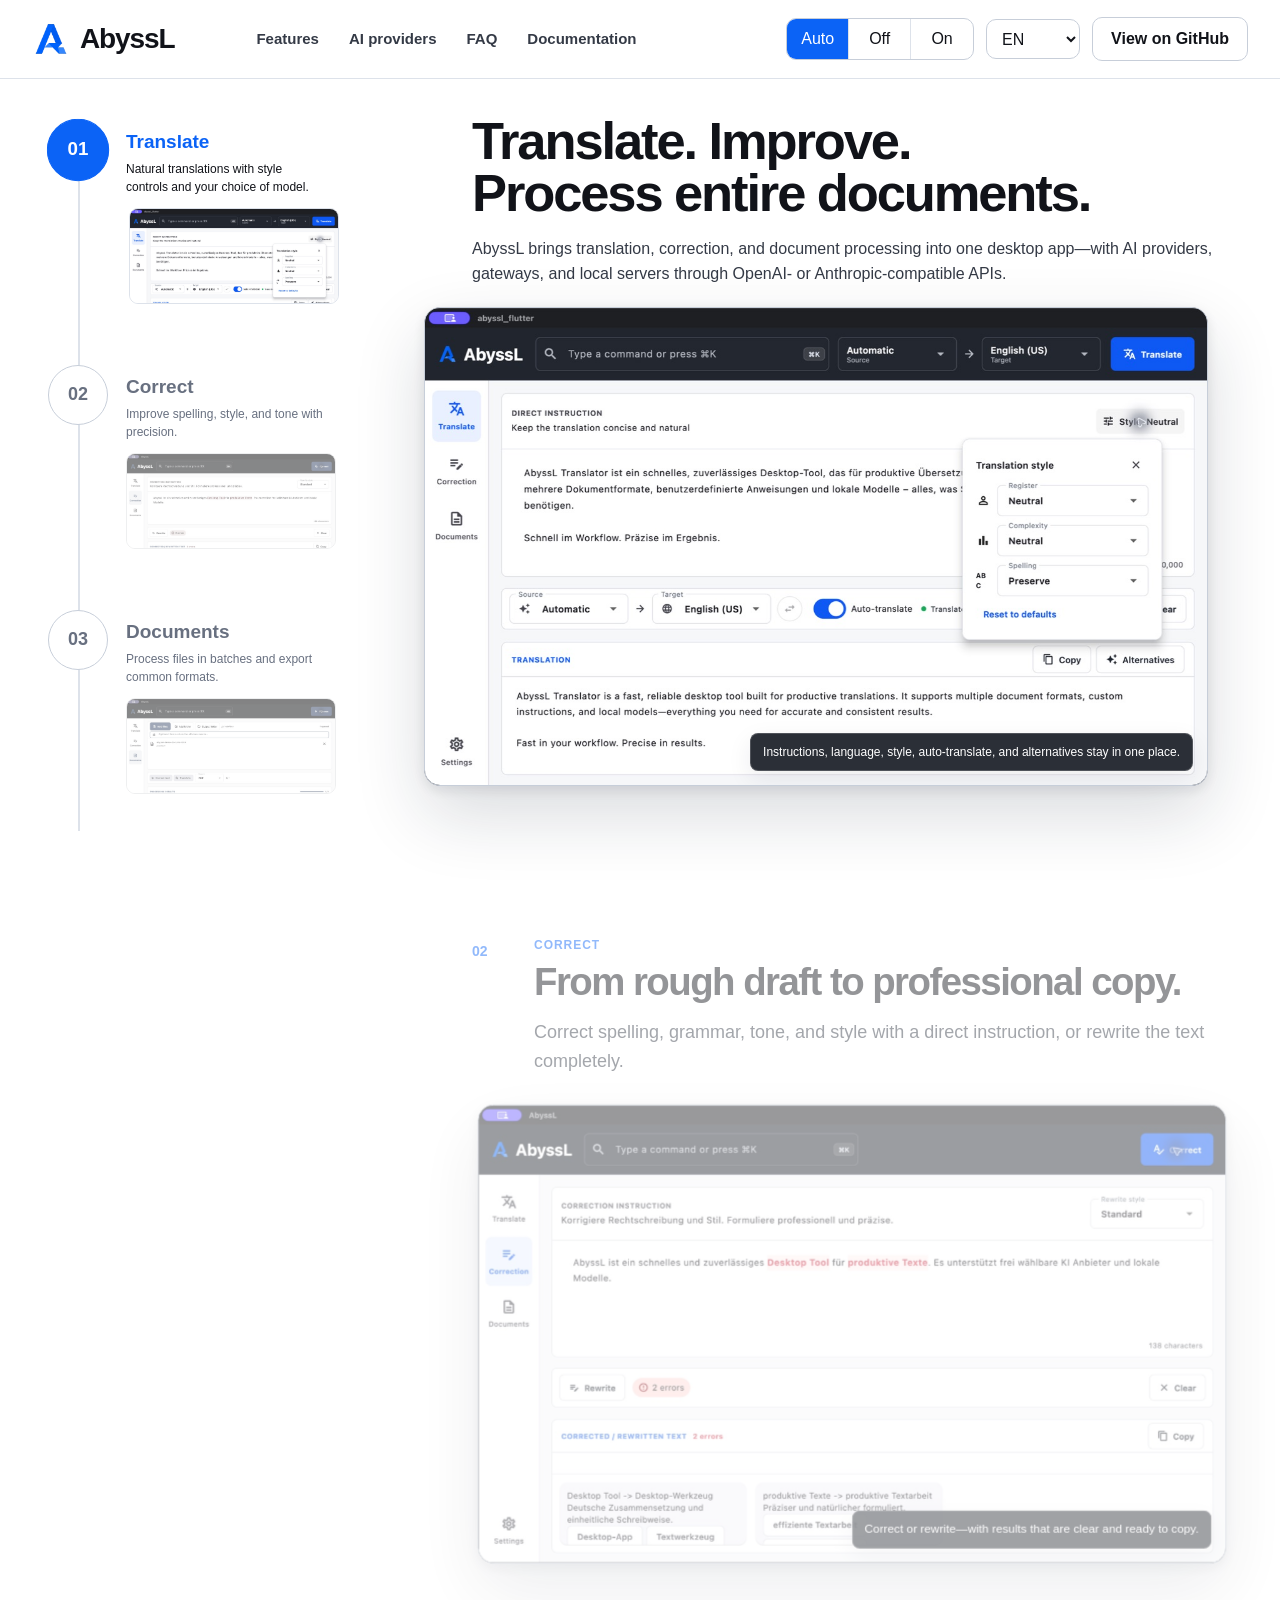
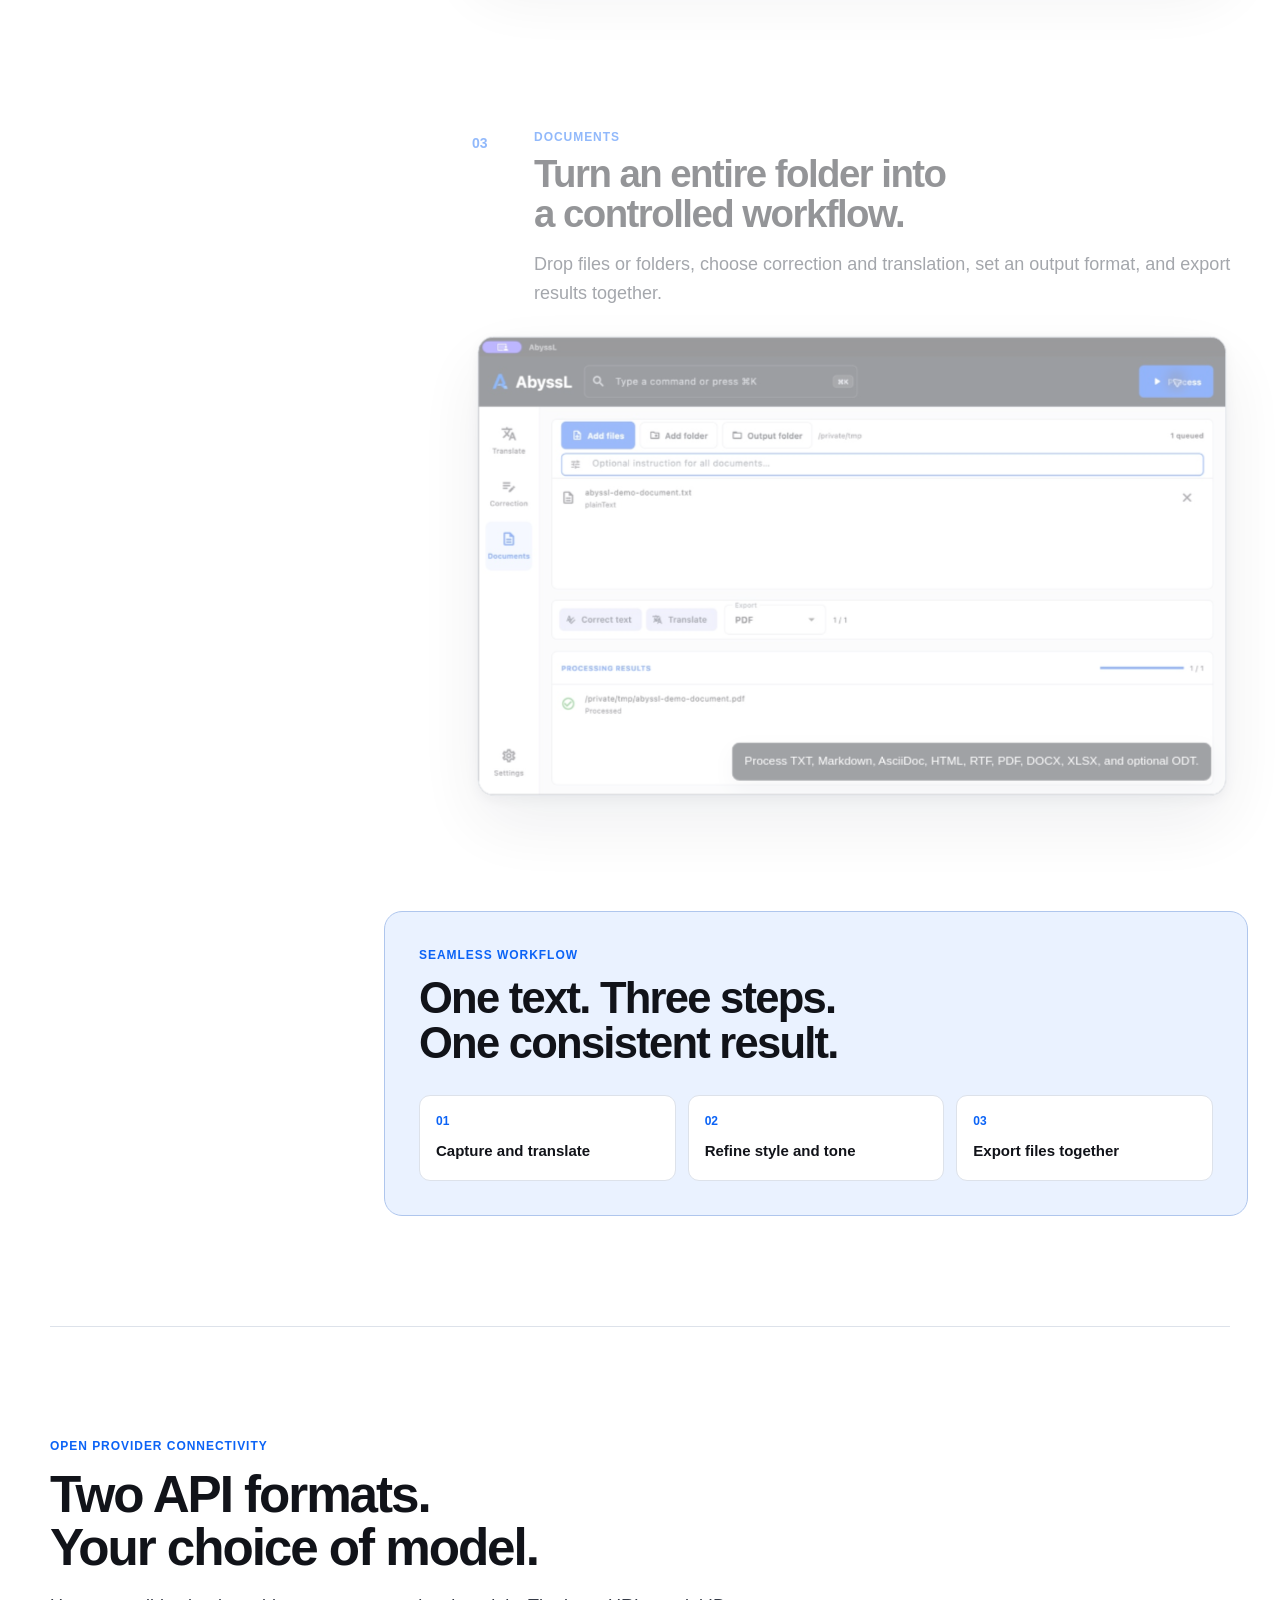
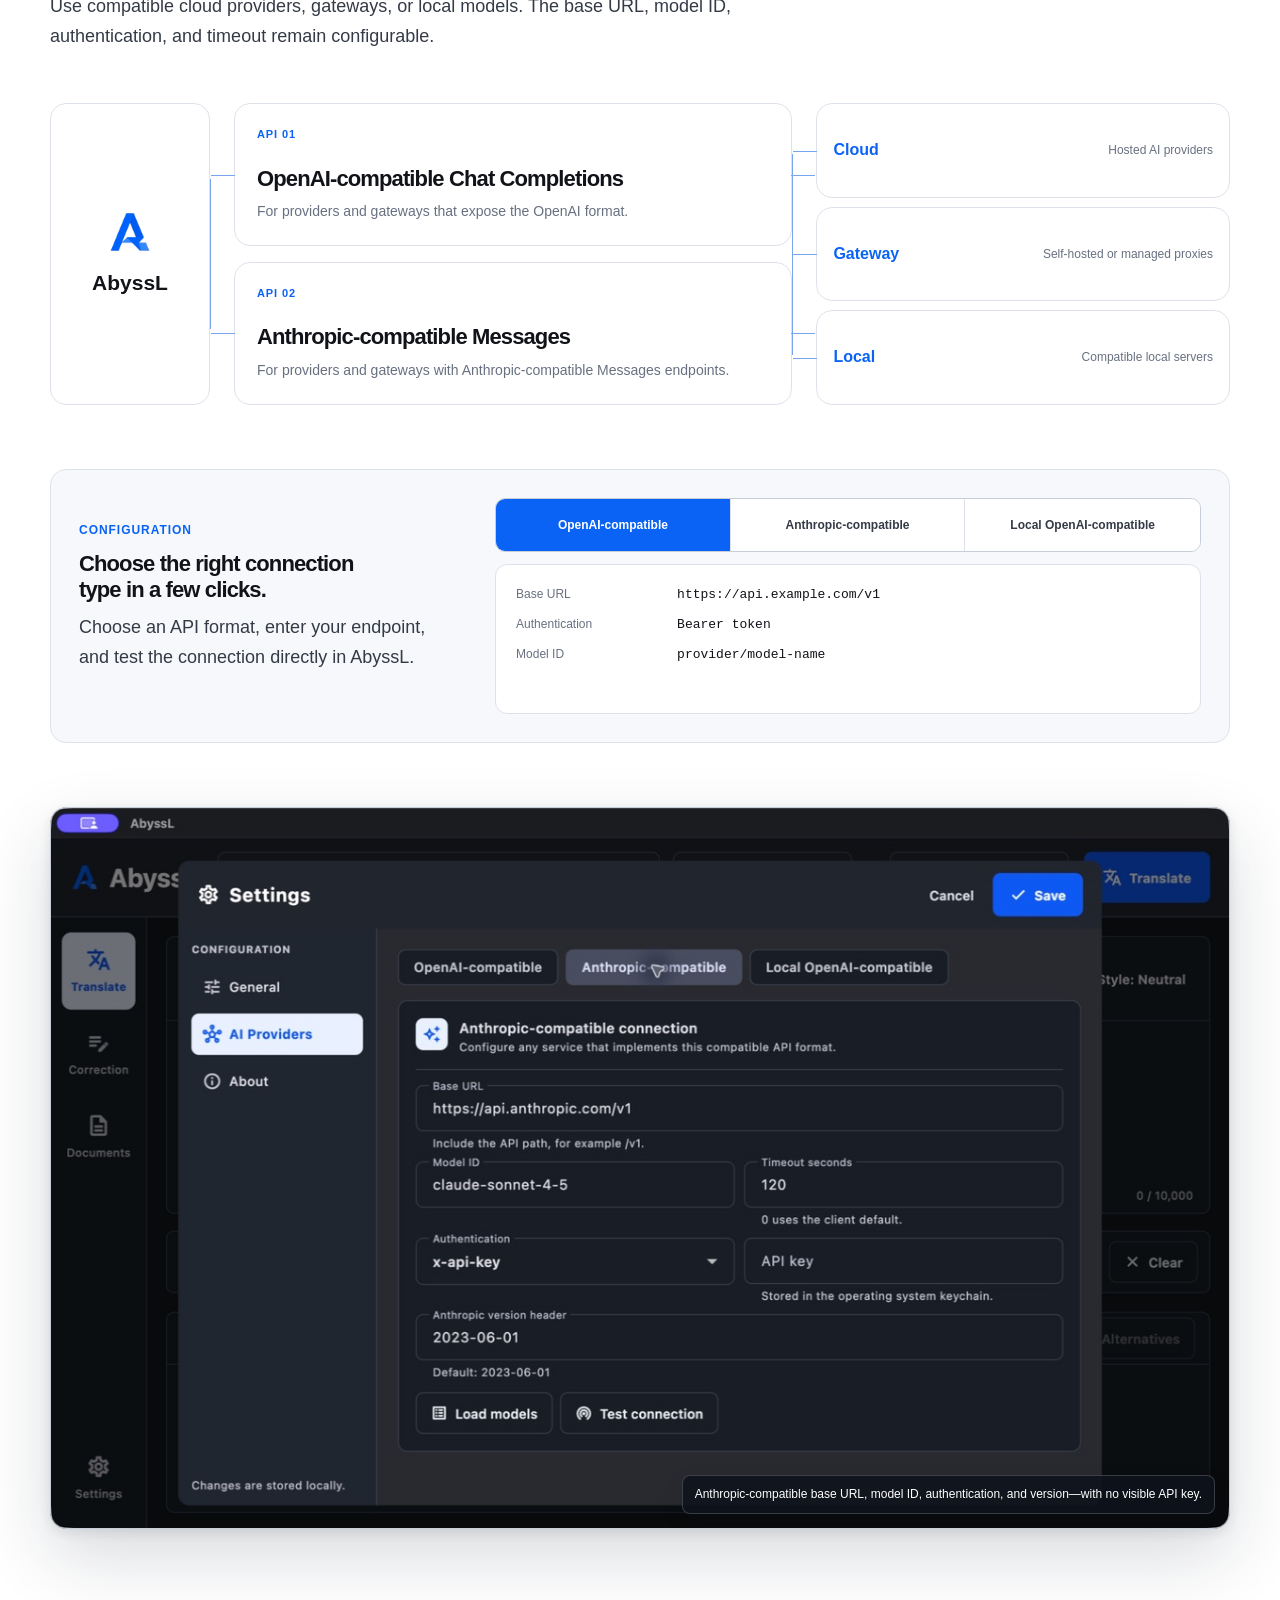
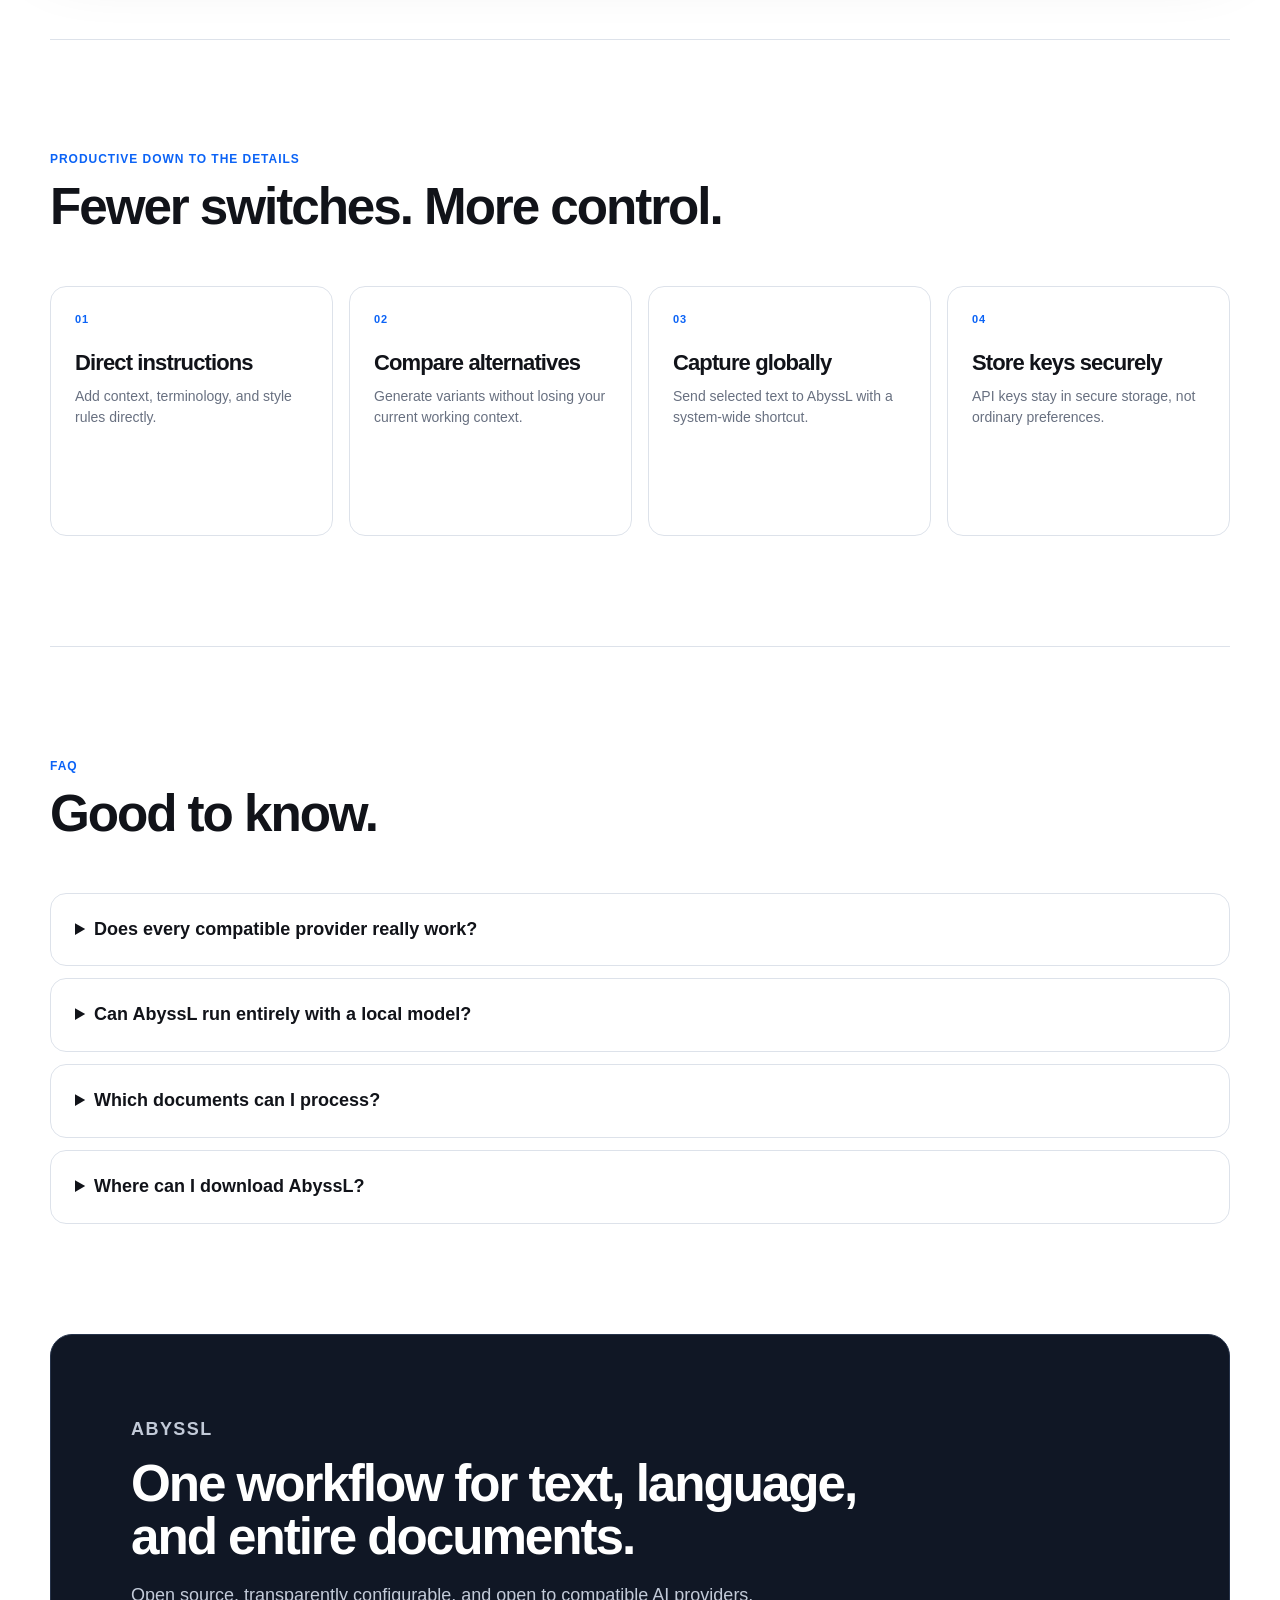
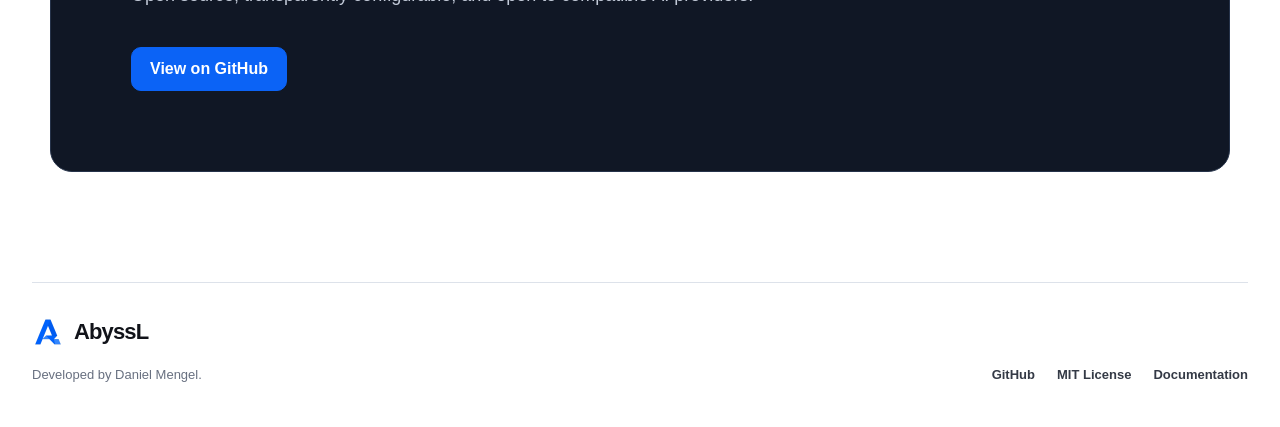
<file: docs/index.html>
<!doctype html>
<html lang="de" data-theme-preference="auto" data-theme="light">
<head>
  <meta charset="utf-8">
  <meta name="viewport" content="width=device-width, initial-scale=1">
  <meta name="color-scheme" content="light dark">
  <meta name="theme-color" content="#ffffff">
  <meta name="description" content="AbyssL bündelt Übersetzung, Korrektur und Dokumentverarbeitung in einer Desktop-App – mit OpenAI- oder Anthropic-kompatiblen APIs.">
  <meta property="og:title" content="AbyssL – Übersetzen. Verbessern. Dokumente verarbeiten.">
  <meta property="og:description" content="Eine produktive Desktop-App für Übersetzung, Korrektur und Dokumentverarbeitung mit frei wählbaren KI-Anbietern.">
  <meta property="og:type" content="website">
  <meta property="og:url" content="https://chardonnay.github.io/AbyssL/">
  <meta property="og:image" content="https://chardonnay.github.io/AbyssL/assets/app-translate.jpg">
  <link rel="canonical" href="https://chardonnay.github.io/AbyssL/">
  <link rel="icon" type="image/png" href="assets/abyssl-mark.png">
  <title>AbyssL – Übersetzen, korrigieren und Dokumente verarbeiten</title>
  <script>
    (function () {
      var preference = 'auto';
      try {
        var stored = localStorage.getItem('abysslWebsiteTheme');
        if (stored === 'auto' || stored === 'light' || stored === 'dark') preference = stored;
      } catch (_) {}
      var systemDark = window.matchMedia && window.matchMedia('(prefers-color-scheme: dark)').matches;
      var resolved = preference === 'dark' || (preference === 'auto' && systemDark) ? 'dark' : 'light';
      document.documentElement.dataset.themePreference = preference;
      document.documentElement.dataset.theme = resolved;
      document.documentElement.style.colorScheme = resolved === 'light' ? 'only light' : 'dark';
    })();
  </script>
  <link rel="stylesheet" href="assets/site.css">
  <script src="assets/site.js" defer></script>
</head>
<body>
  <a class="skip-link" href="#content" data-i18n="skip">Zum Inhalt springen</a>

  <header class="site-header">
    <div class="header-inner">
      <a class="brand" href="#top" aria-label="AbyssL Startseite" data-i18n-aria="brandHome">
        <img src="assets/abyssl-mark.png" alt="" width="38" height="38">
        <span>AbyssL</span>
      </a>

      <nav class="desktop-nav" aria-label="Hauptnavigation" data-i18n-aria="mainNav">
        <a href="#functions" data-i18n="navFunctions">Funktionen</a>
        <a href="#providers" data-i18n="navProviders">KI-Anbieter</a>
        <a href="#faq">FAQ</a>
        <a href="https://github.com/chardonnay/AbyssL/blob/main/app-docs/user-guide.adoc" target="_blank" rel="noopener" data-i18n="navDocs">Dokumentation</a>
      </nav>

      <div class="header-actions">
        <div class="theme-switch" role="group" aria-label="Farbschema" data-i18n-aria="themeLabel">
          <button type="button" data-theme-value="auto" aria-pressed="true" data-i18n="themeAuto">Auto</button>
          <button type="button" data-theme-value="light" aria-pressed="false" data-i18n="themeLight">Aus</button>
          <button type="button" data-theme-value="dark" aria-pressed="false" data-i18n="themeDark">Ein</button>
        </div>
        <label class="language-control">
          <span class="sr-only" data-i18n="language">Sprache</span>
          <select class="language-select" data-language-select aria-label="Sprache" data-i18n-aria="language">
            <option value="en">EN</option>
            <option value="de">DE</option>
            <option value="fr">FR</option>
            <option value="es">ES</option>
            <option value="pt">PT</option>
            <option value="it">IT</option>
            <option value="nl">NL</option>
            <option value="hbs">HBS</option>
          </select>
        </label>
        <a class="button github-button" href="https://github.com/chardonnay/AbyssL" target="_blank" rel="noopener" data-i18n="github">Auf GitHub ansehen</a>
      </div>

      <button class="menu-button" type="button" aria-expanded="false" aria-controls="mobileMenu" data-i18n="menu">Menü</button>
    </div>

    <div class="mobile-menu" id="mobileMenu" hidden>
      <nav aria-label="Mobile Navigation" data-i18n-aria="mobileNav">
        <a href="#functions" data-i18n="navFunctions">Funktionen</a>
        <a href="#providers" data-i18n="navProviders">KI-Anbieter</a>
        <a href="#faq">FAQ</a>
        <a href="https://github.com/chardonnay/AbyssL/blob/main/app-docs/user-guide.adoc" target="_blank" rel="noopener" data-i18n="navDocs">Dokumentation</a>
      </nav>
      <div class="mobile-preferences">
        <div class="theme-switch" role="group" aria-label="Farbschema" data-i18n-aria="themeLabel">
          <button type="button" data-theme-value="auto" aria-pressed="true" data-i18n="themeAuto">Auto</button>
          <button type="button" data-theme-value="light" aria-pressed="false" data-i18n="themeLight">Aus</button>
          <button type="button" data-theme-value="dark" aria-pressed="false" data-i18n="themeDark">Ein</button>
        </div>
        <select class="language-select" data-language-select aria-label="Sprache" data-i18n-aria="language">
          <option value="en">English</option>
          <option value="de">Deutsch</option>
          <option value="fr">Français</option>
          <option value="es">Español</option>
          <option value="pt">Português</option>
          <option value="it">Italiano</option>
          <option value="nl">Nederlands</option>
          <option value="hbs">Hrvatski / Bosanski / Srpski</option>
        </select>
        <a class="button" href="https://github.com/chardonnay/AbyssL" target="_blank" rel="noopener" data-i18n="github">Auf GitHub ansehen</a>
      </div>
    </div>
  </header>

  <main id="content" tabindex="-1">
    <section class="story" id="top" aria-labelledby="hero-title">
      <div class="story-layout">
        <aside class="story-rail" aria-label="Drei Arbeitsbereiche" data-i18n-aria="threeAreas">
          <div class="story-track" aria-hidden="true"><span></span></div>
          <ol>
            <li>
              <a class="story-link is-active" href="#stage-translate" data-stage-link="translate">
                <span class="story-number">01</span>
                <span class="story-link-copy"><strong data-i18n="translateTitle">Übersetzen</strong><small data-i18n="translateRail">Natürlich übersetzen – mit Stilvorgaben und frei wählbarem Modell.</small></span>
                <img src="assets/app-translate.jpg" alt="" loading="eager">
              </a>
            </li>
            <li>
              <a class="story-link" href="#stage-correct" data-stage-link="correct">
                <span class="story-number">02</span>
                <span class="story-link-copy"><strong data-i18n="correctTitle">Korrigieren</strong><small data-i18n="correctRail">Rechtschreibung, Stil und Tonfall gezielt verbessern.</small></span>
                <img src="assets/app-correction.jpg" alt="" loading="lazy">
              </a>
            </li>
            <li>
              <a class="story-link" href="#stage-documents" data-stage-link="documents">
                <span class="story-number">03</span>
                <span class="story-link-copy"><strong data-i18n="documentsTitle">Dokumente</strong><small data-i18n="documentsRail">Dateien stapelweise bearbeiten und in gängige Formate exportieren.</small></span>
                <img src="assets/app-documents.jpg" alt="" loading="lazy">
              </a>
            </li>
          </ol>
        </aside>

        <div class="story-main" id="functions">
          <header class="hero-copy reveal">
            <p class="eyebrow" data-i18n="eyebrow">AbyssL Desktop-App</p>
            <h1 id="hero-title" data-i18n="heroTitle">Übersetzen. Verbessern.<br>Ganze Dokumente verarbeiten.</h1>
            <p class="hero-lead" data-i18n="heroLead">AbyssL bündelt Übersetzung, Korrektur und Dokumentverarbeitung in einer Desktop-App – mit KI-Anbietern, Gateways und lokalen Servern über OpenAI- oder Anthropic-kompatible APIs.</p>
            <div class="hero-actions">
              <a class="button button-primary" href="https://github.com/chardonnay/AbyssL" target="_blank" rel="noopener" data-i18n="github">Auf GitHub ansehen</a>
              <a class="text-link" href="https://github.com/chardonnay/AbyssL/blob/main/app-docs/user-guide.adoc" target="_blank" rel="noopener" data-i18n="readDocs">Dokumentation lesen</a>
            </div>
            <p class="trust-chip" data-i18n="trustChip">OpenAI-kompatibel · Anthropic-kompatibel · Cloud oder lokal</p>
          </header>

          <article class="story-stage is-active" id="stage-translate" data-story-stage="translate">
            <div class="stage-heading">
              <span>01</span>
              <div><p class="eyebrow" data-i18n="translateTitle">Übersetzen</p><h2 data-i18n="translateHeading">Ein klarer Arbeitsbereich für präzise Übersetzungen.</h2></div>
            </div>
            <figure class="app-frame" data-parallax>
              <img src="assets/app-translate.jpg" alt="AbyssL-Übersetzungsansicht mit deutschem Ausgangstext und englischer Übersetzung" data-i18n-alt="translateAlt" width="1250" height="763">
              <figcaption data-i18n="translateCaption">Anweisung, Sprache, Stil, Auto-Übersetzung und Alternativen bleiben an einem Ort.</figcaption>
            </figure>
          </article>

          <article class="story-stage" id="stage-correct" data-story-stage="correct">
            <div class="stage-heading">
              <span>02</span>
              <div><p class="eyebrow" data-i18n="correctTitle">Korrigieren</p><h2 data-i18n="correctHeading">Vom Rohtext zur professionellen Fassung.</h2></div>
            </div>
            <p class="stage-copy" data-i18n="correctCopy">Rechtschreibung, Grammatik, Ton und Stil lassen sich mit einer direkten Anweisung korrigieren oder vollständig neu formulieren.</p>
            <figure class="app-frame" data-parallax>
              <img src="assets/app-correction.jpg" alt="AbyssL-Korrekturansicht mit Eingabe und korrigiertem Ergebnis" data-i18n-alt="correctAlt" loading="lazy" width="1250" height="763">
              <figcaption data-i18n="correctCaption">Korrigieren oder umschreiben – nachvollziehbar und kopierbereit.</figcaption>
            </figure>
          </article>

          <article class="story-stage" id="stage-documents" data-story-stage="documents">
            <div class="stage-heading">
              <span>03</span>
              <div><p class="eyebrow" data-i18n="documentsTitle">Dokumente</p><h2 data-i18n="documentsHeading">Ein ganzer Ordner wird zu einem kontrollierten Workflow.</h2></div>
            </div>
            <p class="stage-copy" data-i18n="documentsCopy">Dateien oder Ordner ablegen, Korrektur und Übersetzung wählen, Ausgabeformat festlegen und Ergebnisse gesammelt exportieren.</p>
            <figure class="app-frame" data-parallax>
              <img src="assets/app-documents.jpg" alt="AbyssL-Dokumentansicht mit Dateiablage und Stapelverarbeitung" data-i18n-alt="documentsAlt" loading="lazy" width="1250" height="763">
              <figcaption data-i18n="documentsCaption">TXT, Markdown, AsciiDoc, HTML, RTF, PDF, DOCX, XLSX und optional ODT verarbeiten.</figcaption>
            </figure>
          </article>
        </div>
      </div>
    </section>

    <section class="workflow-band reveal" aria-labelledby="workflow-heading">
      <div class="workflow-band-inner">
        <p class="eyebrow" data-i18n="seamless">Nahtloser Workflow</p>
        <h2 id="workflow-heading" data-i18n="workflowTitle">Ein Text. Drei Schritte. Ein konsistentes Ergebnis.</h2>
        <ol class="workflow-steps">
          <li><span>01</span><strong data-i18n="workflowStep1">Erfassen und übersetzen</strong></li>
          <li><span>02</span><strong data-i18n="workflowStep2">Stil und Ton verfeinern</strong></li>
          <li><span>03</span><strong data-i18n="workflowStep3">Dateien gesammelt ausgeben</strong></li>
        </ol>
      </div>
    </section>

    <section class="section providers" id="providers" aria-labelledby="providers-heading">
      <div class="section-heading reveal">
        <p class="eyebrow" data-i18n="providerEyebrow">Offene Provider-Anbindung</p>
        <h2 id="providers-heading" data-i18n="providersTitle">Zwei API-Formate. Freie Modellwahl.</h2>
        <p data-i18n="providersLead">Nutze kompatible Cloud-Anbieter, Gateways oder lokale Modelle. Basis-URL, Modell-ID, Authentifizierung und Timeout bleiben konfigurierbar.</p>
      </div>

      <div class="provider-branch reveal" data-provider-branch>
        <div class="provider-source reveal"><img src="assets/abyssl-mark.png" alt="" width="48" height="48"><strong>AbyssL</strong></div>
        <div class="provider-formats">
          <article class="provider-card reveal"><span>API 01</span><h3 data-i18n="openAIFormat">OpenAI-kompatible Chat Completions</h3><p data-i18n="openAIDesc">Für Anbieter und Gateways, die das OpenAI-Format bereitstellen.</p></article>
          <article class="provider-card reveal"><span>API 02</span><h3 data-i18n="anthropicFormat">Anthropic-kompatible Messages</h3><p data-i18n="anthropicDesc">Für Anbieter und Gateways mit Anthropic-kompatiblen Messages-Endpunkten.</p></article>
        </div>
        <div class="endpoint-grid">
          <article class="endpoint-card reveal"><strong data-i18n="cloud">Cloud</strong><span data-i18n="cloudDesc">Gehostete KI-Anbieter</span></article>
          <article class="endpoint-card reveal"><strong data-i18n="gateway">Gateway</strong><span data-i18n="gatewayDesc">Eigene oder verwaltete Proxies</span></article>
          <article class="endpoint-card reveal"><strong data-i18n="local">Lokal</strong><span data-i18n="localDesc">OpenAI-kompatible Server</span></article>
        </div>
      </div>

      <div class="provider-demo reveal" aria-labelledby="provider-demo-heading">
        <div class="provider-demo-copy">
          <p class="eyebrow" data-i18n="configEyebrow">Konfiguration</p>
          <h3 id="provider-demo-heading" data-i18n="configTitle">Der passende Verbindungstyp in wenigen Klicks.</h3>
          <p data-i18n="configLead">Wähle ein API-Format, hinterlege deinen Endpunkt und teste die Verbindung direkt in AbyssL.</p>
        </div>
        <div class="provider-tabs">
          <div class="tab-list" role="tablist" aria-label="Verbindungstyp" data-i18n-aria="connectionType">
            <button type="button" role="tab" id="tab-openai" aria-selected="true" aria-controls="panel-openai" data-provider-tab="openai" data-i18n="openAIShort">OpenAI-kompatibel</button>
            <button type="button" role="tab" id="tab-anthropic" aria-selected="false" aria-controls="panel-anthropic" data-provider-tab="anthropic" data-i18n="anthropicShort">Anthropic-kompatibel</button>
            <button type="button" role="tab" id="tab-local" aria-selected="false" aria-controls="panel-local" data-provider-tab="local" data-i18n="localShort">Lokal OpenAI-kompatibel</button>
          </div>
          <div class="tab-panel" role="tabpanel" id="panel-openai" aria-labelledby="tab-openai" data-provider-panel="openai">
            <dl><div><dt data-i18n="baseUrl">Basis-URL</dt><dd>https://api.example.com/v1</dd></div><div><dt data-i18n="auth">Authentifizierung</dt><dd>Bearer token</dd></div><div><dt data-i18n="modelId">Modell-ID</dt><dd>provider/model-name</dd></div></dl>
          </div>
          <div class="tab-panel" role="tabpanel" id="panel-anthropic" aria-labelledby="tab-anthropic" data-provider-panel="anthropic" hidden>
            <dl><div><dt data-i18n="baseUrl">Basis-URL</dt><dd>https://api.example.com/v1</dd></div><div><dt data-i18n="auth">Authentifizierung</dt><dd>x-api-key</dd></div><div><dt data-i18n="modelId">Modell-ID</dt><dd>provider/model-name</dd></div></dl>
          </div>
          <div class="tab-panel" role="tabpanel" id="panel-local" aria-labelledby="tab-local" data-provider-panel="local" hidden>
            <dl><div><dt data-i18n="baseUrl">Basis-URL</dt><dd>http://localhost:11434/v1</dd></div><div><dt data-i18n="auth">Authentifizierung</dt><dd data-i18n="none">Keine</dd></div><div><dt data-i18n="modelId">Modell-ID</dt><dd>local-model</dd></div></dl>
          </div>
        </div>
      </div>

      <figure class="app-frame provider-screenshot reveal">
        <img src="assets/app-anthropic.jpg" alt="AbyssL-Einstellungen mit Anthropic-kompatibler Verbindung und leerem API-Schlüsselfeld" data-i18n-alt="anthropicAlt" loading="lazy" width="1250" height="763">
        <figcaption data-i18n="anthropicCaption">Anthropic-kompatible Basis-URL, Modell-ID, Authentifizierung und Version – ohne sichtbaren API-Schlüssel.</figcaption>
      </figure>
    </section>

    <section class="section features" aria-labelledby="features-heading">
      <div class="section-heading reveal">
        <p class="eyebrow" data-i18n="detailsEyebrow">Produktiv bis ins Detail</p>
        <h2 id="features-heading" data-i18n="featuresTitle">Weniger Wechsel. Mehr Kontrolle.</h2>
      </div>
      <div class="feature-grid">
        <article class="feature-card reveal"><span>01</span><h3 data-i18n="featureInstructions">Direkte Anweisungen</h3><p data-i18n="featureInstructionsDesc">Gib Kontext, Terminologie und gewünschte Stilregeln direkt mit.</p></article>
        <article class="feature-card reveal"><span>02</span><h3 data-i18n="featureAlternatives">Alternativen vergleichen</h3><p data-i18n="featureAlternativesDesc">Erzeuge Varianten, ohne den laufenden Arbeitskontext zu verlieren.</p></article>
        <article class="feature-card reveal"><span>03</span><h3 data-i18n="featureCapture">Global erfassen</h3><p data-i18n="featureCaptureDesc">Übernimm markierten Text per systemweitem Tastenkürzel in AbyssL.</p></article>
        <article class="feature-card reveal"><span>04</span><h3 data-i18n="featureSecure">Schlüssel sicher speichern</h3><p data-i18n="featureSecureDesc">API-Schlüssel landen im Secure Storage, nicht in normalen Einstellungen.</p></article>
      </div>
    </section>

    <section class="section faq" id="faq" aria-labelledby="faq-heading">
      <div class="section-heading reveal">
        <p class="eyebrow">FAQ</p>
        <h2 id="faq-heading" data-i18n="faqTitle">Gut zu wissen.</h2>
      </div>
      <div class="faq-list">
        <details class="reveal"><summary data-i18n="faqCompatibilityQ">Funktioniert wirklich jeder kompatible Anbieter?</summary><p data-i18n="faqCompatibilityA">Anbieter setzen Kompatibilitätsstandards unterschiedlich vollständig um. Der integrierte Verbindungstest prüft deine konkrete URL, Authentifizierung und Modell-ID. Native Bedrock-, Vertex-AI- oder Azure-IAM-Verfahren benötigen gegebenenfalls ein kompatibles Gateway.</p></details>
        <details class="reveal"><summary data-i18n="faqLocalQ">Kann AbyssL vollständig mit einem lokalen Modell arbeiten?</summary><p data-i18n="faqLocalA">Ja, wenn der lokale Server einen ausreichend kompatiblen OpenAI-Chat-Completions-Endpunkt bereitstellt. Qualität und Funktionsumfang hängen vom gewählten Modell und Server ab.</p></details>
        <details class="reveal"><summary data-i18n="faqDocsQ">Welche Dokumente kann ich verarbeiten?</summary><p data-i18n="faqDocsA">Unterstützt werden TXT, Markdown, AsciiDoc, HTML, RTF, PDF mit extrahierbarem Text, DOCX und XLSX; ODT benötigt LibreOffice. Gescannte PDFs werden ohne OCR nicht erkannt.</p></details>
        <details class="reveal"><summary data-i18n="faqDownloadQ">Wo kann ich AbyssL herunterladen?</summary><p data-i18n="faqDownloadA">Der aktuelle Entwicklungsstand und die Build-Anleitung liegen auf GitHub. Sobald ein offizielles Release verfügbar ist, wird die Website einen direkten, überprüften Download anbieten.</p></details>
      </div>
    </section>

    <section class="final-cta">
      <div class="final-cta-inner reveal">
        <p class="eyebrow">AbyssL</p>
        <h2 data-i18n="finalTitle">Ein Workflow für Text, Sprache und ganze Dokumente.</h2>
        <p data-i18n="finalLead">Open Source, transparent konfigurierbar und offen für kompatible KI-Anbieter.</p>
        <a class="button button-primary" href="https://github.com/chardonnay/AbyssL" target="_blank" rel="noopener" data-i18n="github">Auf GitHub ansehen</a>
      </div>
    </section>
  </main>

  <footer class="site-footer">
    <div><a class="brand footer-brand" href="#top"><img src="assets/abyssl-mark.png" alt="" width="32" height="32"><span>AbyssL</span></a><p data-i18n="developer">Entwickelt von Daniel Mengel.</p></div>
    <nav aria-label="Fußnavigation" data-i18n-aria="footerNav"><a href="https://github.com/chardonnay/AbyssL" target="_blank" rel="noopener">GitHub</a><a href="https://github.com/chardonnay/AbyssL/blob/main/LICENSE" target="_blank" rel="noopener">MIT License</a><a href="https://github.com/chardonnay/AbyssL/blob/main/app-docs/user-guide.adoc" target="_blank" rel="noopener" data-i18n="navDocs">Dokumentation</a></nav>
  </footer>
</body>
</html>
</file>
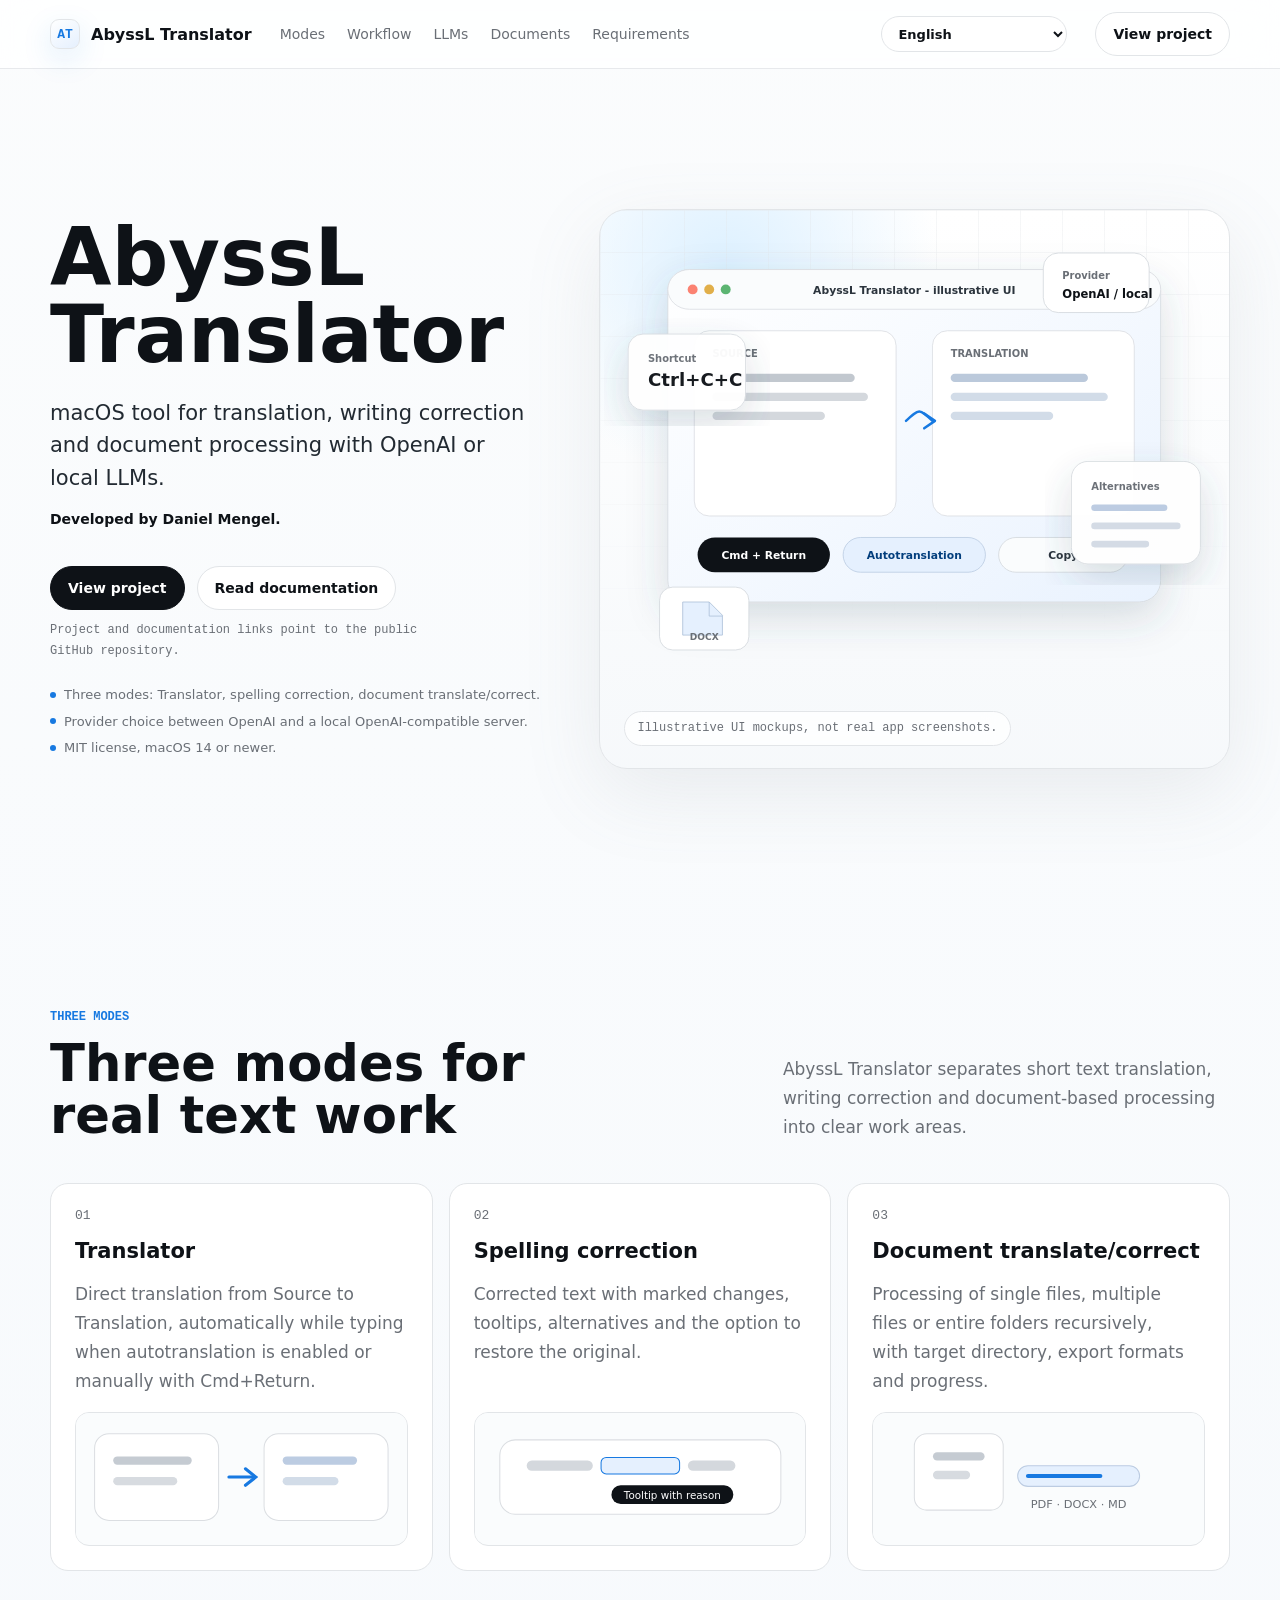
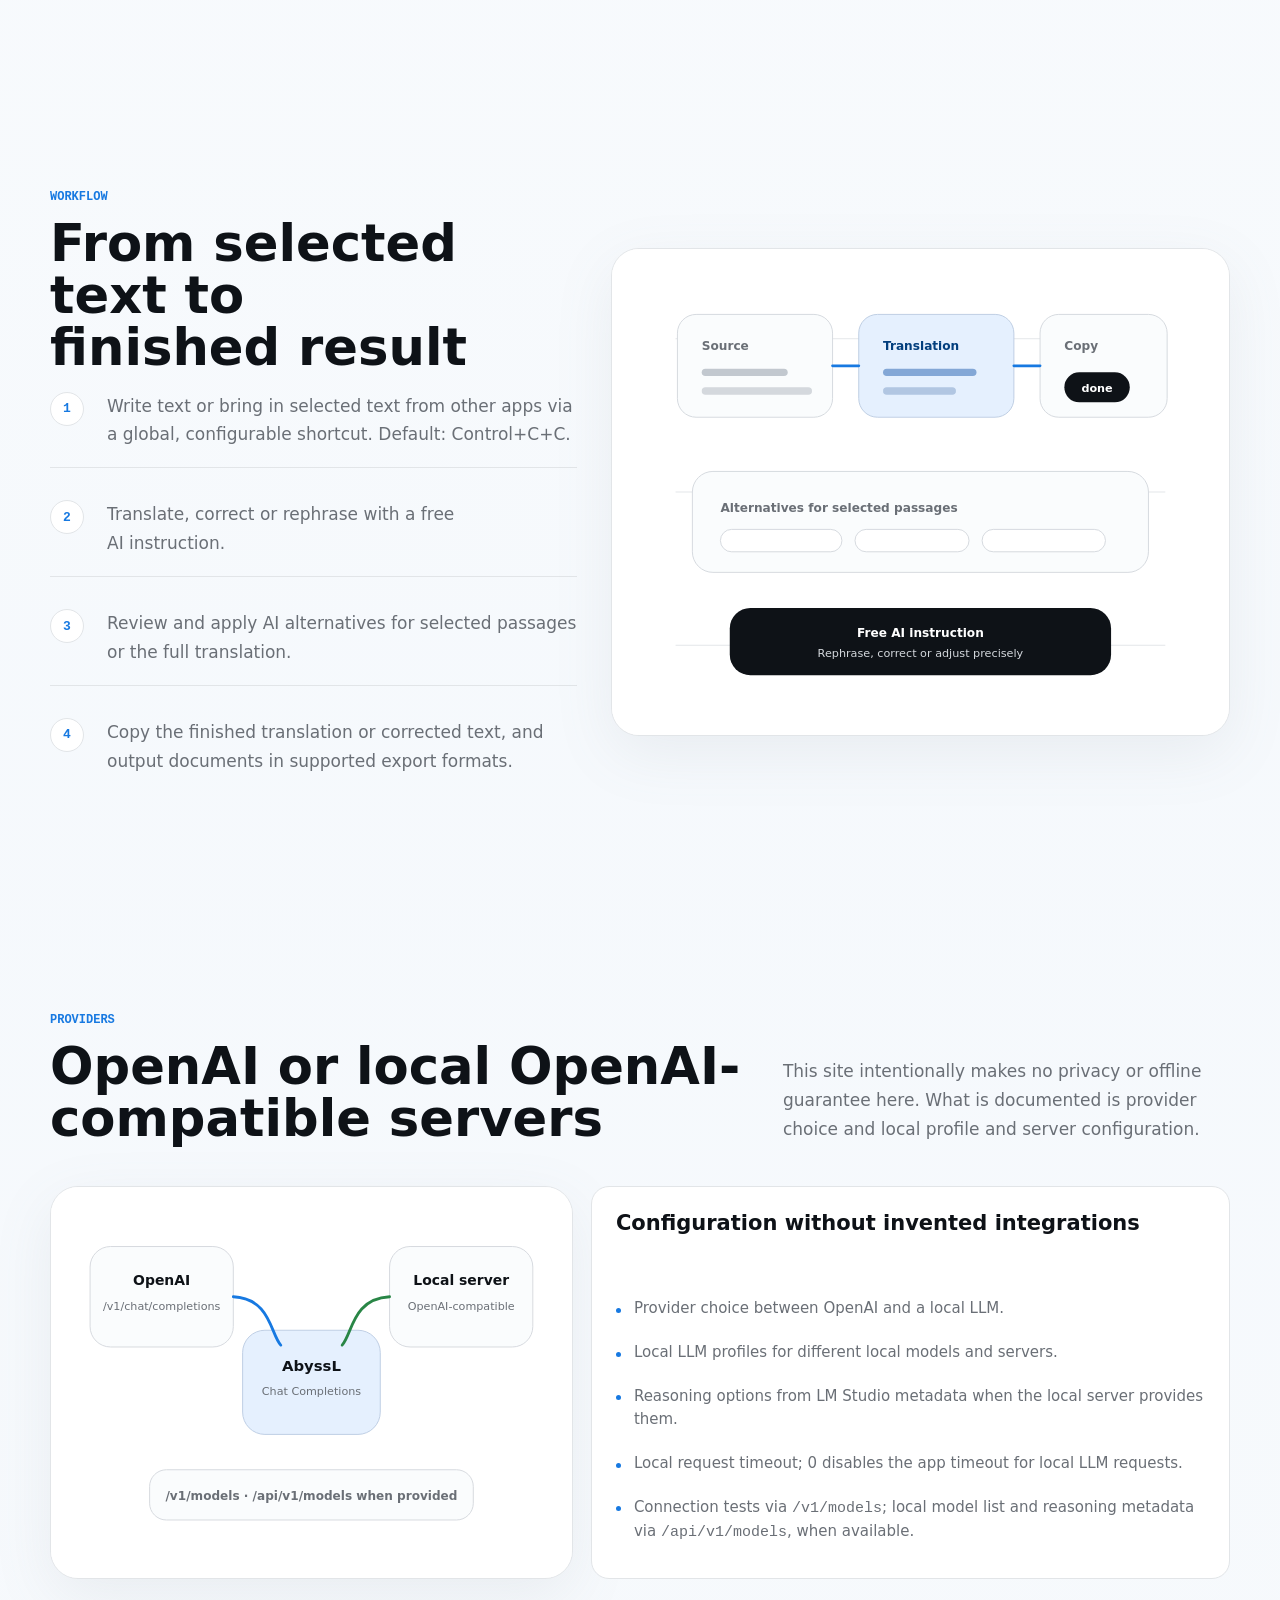
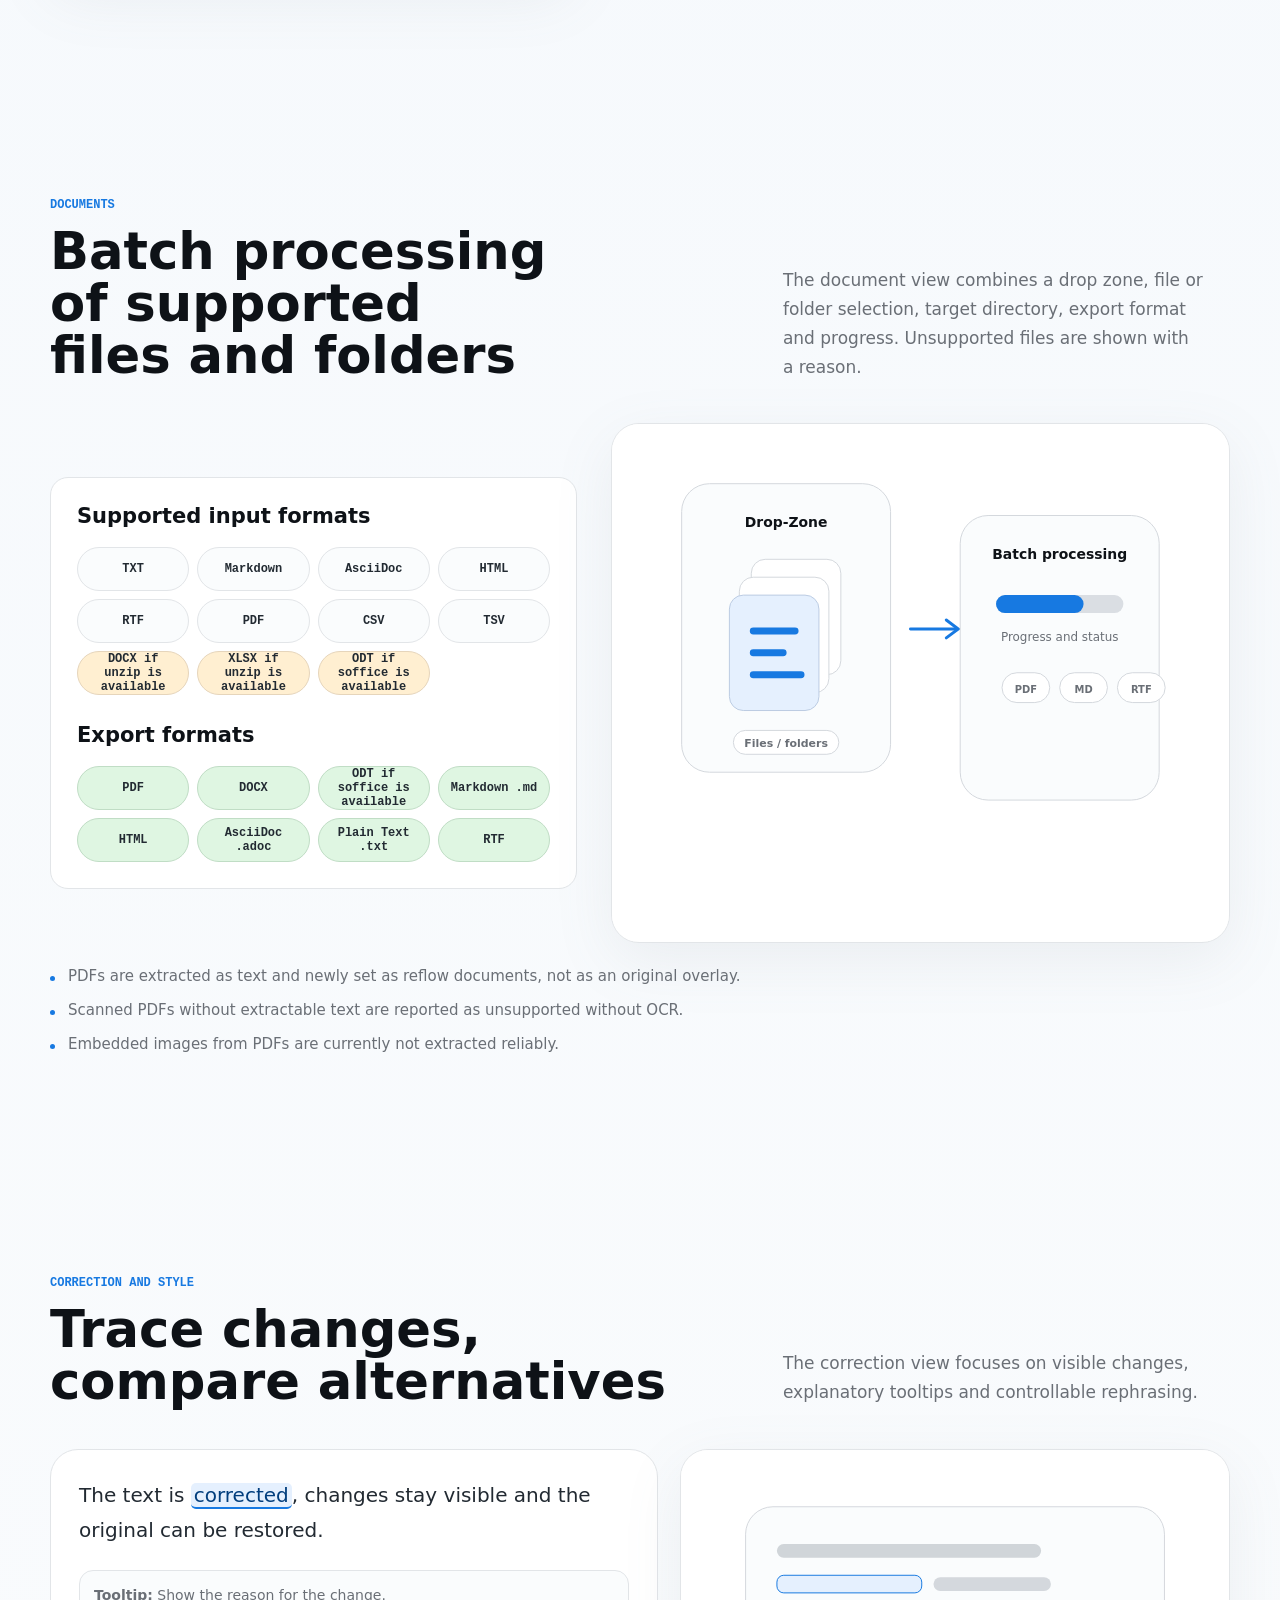
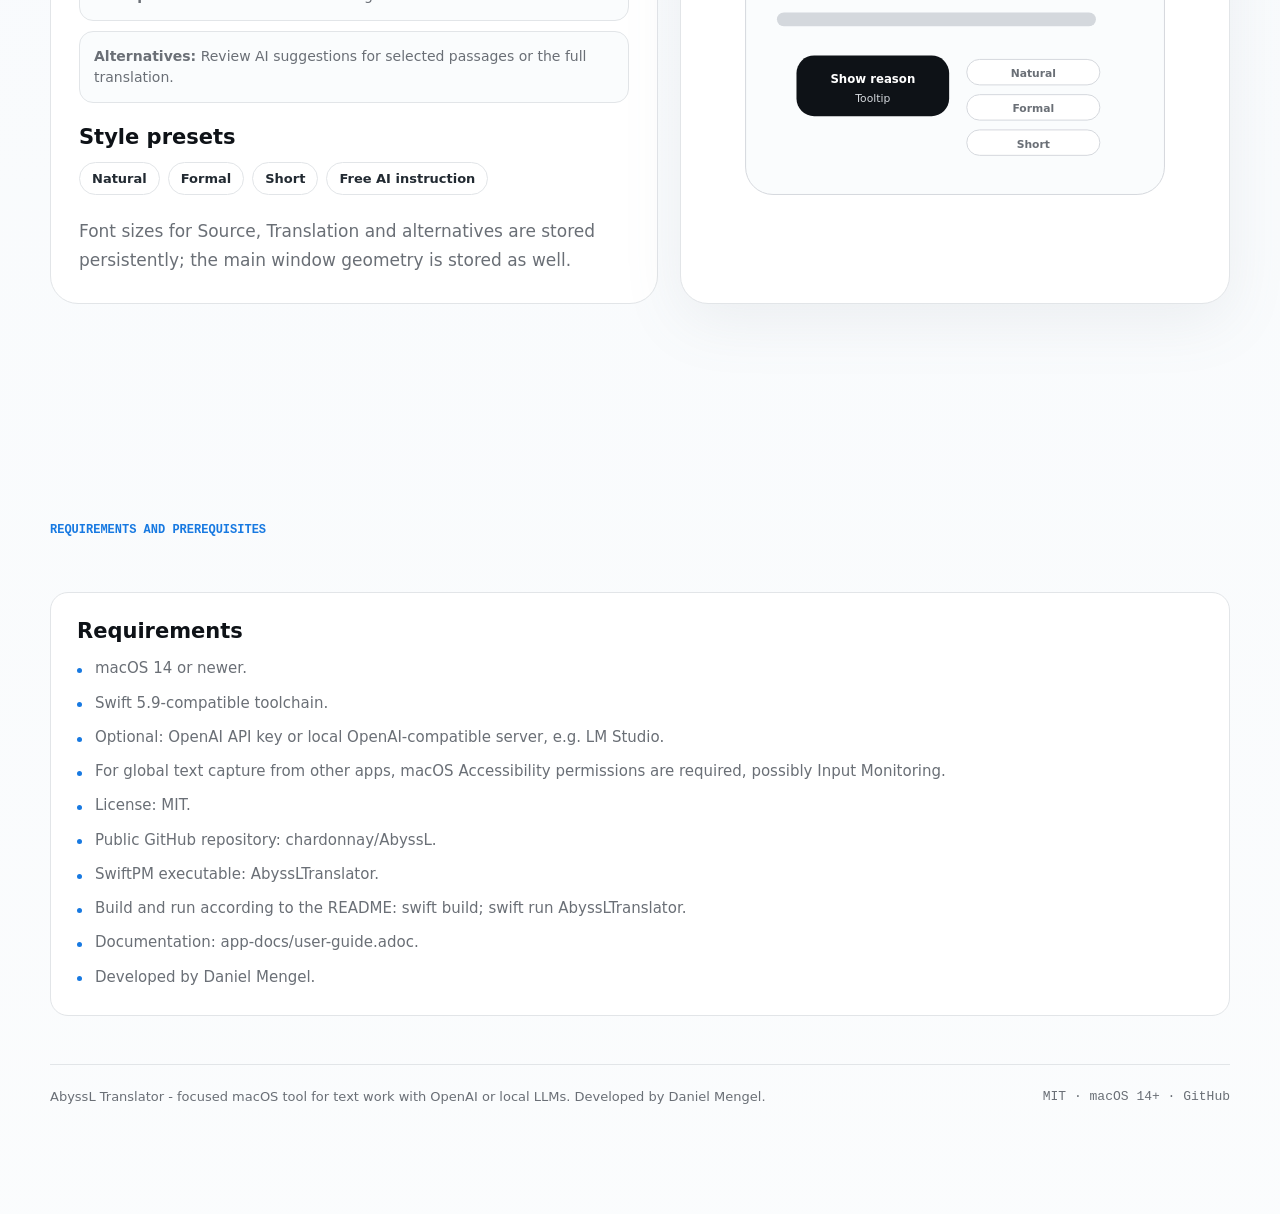
<file: pages/index.html>
<!doctype html><html lang="de"><head><script data-od-sandbox-shim>(function(){
  function makeStore(){
    var data = {};
    var api = {
      getItem: function(k){ return Object.prototype.hasOwnProperty.call(data, k) ? data[k] : null; },
      setItem: function(k, v){ data[k] = String(v); },
      removeItem: function(k){ delete data[k]; },
      clear: function(){ data = {}; },
      key: function(i){ return Object.keys(data)[i] || null; }
    };
    Object.defineProperty(api, 'length', { get: function(){ return Object.keys(data).length; } });
    return api;
  }
  function tryShim(name){
    var works = false;
    try { works = !!window[name] && typeof window[name].getItem === 'function'; void window[name].length; }
    catch (_) { works = false; }
    if (works) return;
    try { Object.defineProperty(window, name, { configurable: true, value: makeStore() }); }
    catch (_) { try { window[name] = makeStore(); } catch (__) {} }
  }
  tryShim('localStorage');
  tryShim('sessionStorage');
})();</script><meta charset="utf-8"><meta name="viewport" content="width=device-width, initial-scale=1"><title>AbyssL Translator - macOS-Werkzeug für Übersetzung und Textarbeit</title><meta name="description" content="AbyssL Translator ist eine macOS-Anwendung für Übersetzung, Schreibkorrektur und dokumentbasierte Verarbeitung mit OpenAI oder lokalen OpenAI-kompatiblen Servern."><style>:root{--bg:oklch(99% 0.002 240);--surface:oklch(100% 0 0);--fg:oklch(18% 0.012 250);--muted:oklch(54% 0.012 250);--border:oklch(92% 0.005 250);--accent:oklch(58% 0.18 255);--font-display:-apple-system,BlinkMacSystemFont,'SF Pro Display',system-ui,sans-serif;--font-body:-apple-system,BlinkMacSystemFont,'SF Pro Text',system-ui,sans-serif;--font-mono:"SFMono-Regular",ui-monospace,Menlo,Consolas,monospace;--ink-2:oklch(28% 0.018 250);--soft-blue:oklch(95% 0.022 255);--soft-green:oklch(95% 0.035 150);--green:oklch(55% 0.13 150);--soft-amber:oklch(96% 0.045 80);--amber:oklch(66% 0.12 72);--shadow:0 24px 80px oklch(58% 0.02 250 / 0.12);--radius-lg:28px;--radius-md:18px;--radius-sm:12px;--page:min(1180px,calc(100vw - 48px))}*{box-sizing:border-box}html{scroll-behavior:smooth}body{margin:0;background:linear-gradient(180deg,oklch(99% 0.002 240) 0%,oklch(98% 0.006 250) 42%,var(--bg) 100%);color:var(--fg);font-family:var(--font-body);-webkit-font-smoothing:antialiased;text-rendering:optimizeLegibility}a{color:inherit;text-decoration:none}.site-header{position:sticky;top:0;z-index:20;border-bottom:1px solid oklch(92% 0.005 250 / .82);background:oklch(100% 0 0 / .78);backdrop-filter:blur(18px)}.nav{width:var(--page);min-height:68px;margin:0 auto;display:flex;align-items:center;justify-content:space-between;gap:28px}.brand{display:inline-flex;align-items:center;gap:11px;font-weight:700;letter-spacing:0;white-space:nowrap}.brand-mark{inline-size:30px;block-size:30px;border:1px solid var(--border);border-radius:9px;display:grid;place-items:center;background:linear-gradient(145deg,var(--surface),var(--soft-blue));color:var(--accent);font-family:var(--font-mono);font-size:13px;box-shadow:0 10px 30px oklch(58% 0.18 255 / .13)}.nav-links{display:flex;align-items:center;gap:22px;color:var(--muted);font-size:14px}.nav-links a:hover{color:var(--fg)}.language-field{display:inline-flex;align-items:center;gap:8px;margin-inline-start:auto}.language-select{min-height:36px;border:1px solid var(--border);border-radius:999px;background:var(--surface);color:var(--fg);font:650 13px/1 var(--font-body);padding:0 34px 0 12px;appearance:auto}.language-select:focus-visible{outline:2px solid var(--accent);outline-offset:2px}.sr-only{position:absolute;inline-size:1px;block-size:1px;padding:0;margin:-1px;overflow:hidden;clip:rect(0,0,0,0);white-space:nowrap;border:0}.button{display:inline-flex;align-items:center;justify-content:center;min-height:44px;padding:0 17px;border-radius:999px;border:1px solid var(--border);background:var(--surface);color:var(--fg);font-size:14px;font-weight:650;line-height:1;white-space:nowrap;transition:transform 180ms ease,border-color 180ms ease,box-shadow 180ms ease}.button:hover{transform:translateY(-1px);border-color:oklch(82% 0.025 255);box-shadow:0 12px 34px oklch(58% 0.03 250 / .12)}.button.primary{background:var(--fg);border-color:var(--fg);color:#fff}.todo-note{font-family:var(--font-mono);color:var(--muted);font-size:12px;margin-top:10px}main{overflow:hidden}.section{width:var(--page);margin:0 auto;padding:110px 0}.hero{display:grid;grid-template-columns:.9fr 1.15fr;gap:56px;align-items:center;min-height:calc(100vh - 68px);padding:82px 0 74px}.hero-copy{max-width:560px}h1,h2,h3{font-family:var(--font-display);margin:0;letter-spacing:0;text-wrap:balance}h1{font-size:clamp(54px,6.2vw,92px);line-height:.96;font-weight:760}h2{font-size:clamp(34px,4vw,58px);line-height:1.02;font-weight:730}h3{font-size:21px;line-height:1.18;font-weight:720}p{margin:0;color:var(--muted);font-size:17px;line-height:1.7;text-wrap:pretty}.lead{margin-top:24px;font-size:21px;line-height:1.55;color:var(--ink-2);max-width:640px}.developer-line{margin-top:14px;color:var(--fg);font-size:14px;font-weight:650}.hero-actions{margin-top:34px;display:flex;flex-wrap:wrap;gap:12px}.trust-line{margin-top:24px;display:grid;gap:7px;color:var(--muted);font-size:13px;line-height:1.5}.trust-line span{display:inline-flex;align-items:center;gap:8px}.dot{inline-size:6px;block-size:6px;border-radius:99px;background:var(--accent)}.visual-shell{position:relative;border:1px solid var(--border);border-radius:var(--radius-lg);background:radial-gradient(circle at 20% 10%,oklch(95% 0.04 255),transparent 30%),linear-gradient(180deg,var(--surface),oklch(98% 0.004 245));box-shadow:var(--shadow);overflow:hidden;min-height:560px}.visual-shell::before{content:"";position:absolute;inset:0;background-image:linear-gradient(oklch(92% 0.005 250 / .62) 1px,transparent 1px),linear-gradient(90deg,oklch(92% 0.005 250 / .62) 1px,transparent 1px);background-size:42px 42px;mask-image:linear-gradient(180deg,#000 0%,transparent 78%);opacity:.55}.hero-svg,.section-svg{position:relative;display:block;inline-size:100%;block-size:auto}.visual-caption{position:absolute;inset-inline-start:24px;inset-block-end:22px;max-width:calc(100% - 48px);color:var(--muted);font-family:var(--font-mono);font-size:12px;line-height:1.45;background:oklch(100% 0 0 / .78);border:1px solid var(--border);border-radius:999px;padding:8px 12px;backdrop-filter:blur(12px)}.section-head{display:grid;grid-template-columns:minmax(0,.85fr) minmax(280px,.55fr);gap:42px;align-items:end;margin-bottom:42px}.eyebrow{display:block;margin-bottom:14px;color:var(--accent);font-family:var(--font-mono);font-size:12px;line-height:1;font-weight:700;letter-spacing:0;text-transform:uppercase}.mode-grid{display:grid;grid-template-columns:repeat(3,minmax(0,1fr));gap:16px}.mode-card,.info-card,.format-panel,.transparency-card{border:1px solid var(--border);border-radius:var(--radius-md);background:var(--surface)}.mode-card{padding:24px;min-height:300px;display:grid;grid-template-rows:auto auto 1fr;gap:16px}.mode-index{color:var(--muted);font-family:var(--font-mono);font-size:13px}.mini-visual{align-self:end;border:1px solid var(--border);border-radius:14px;background:oklch(99% 0.002 240);min-height:122px;overflow:hidden}.split{display:grid;grid-template-columns:minmax(0,.92fr) minmax(0,1.08fr);gap:34px;align-items:center}.workflow-list{display:grid;gap:14px}.workflow-step{display:grid;grid-template-columns:42px minmax(0,1fr);gap:15px;align-items:start;padding:18px 0;border-bottom:1px solid var(--border)}.workflow-step:last-child{border-bottom:0}.step-number{inline-size:34px;block-size:34px;display:grid;place-items:center;border-radius:50%;border:1px solid var(--border);color:var(--accent);font-family:var(--font-mono);font-size:13px;font-weight:700;background:var(--surface)}.diagram-frame{border:1px solid var(--border);border-radius:var(--radius-lg);background:var(--surface);box-shadow:0 18px 60px oklch(58% 0.02 250 / .1);overflow:hidden}.llm-grid{display:grid;grid-template-columns:minmax(0,.9fr) minmax(0,1.1fr);gap:18px;align-items:stretch}.info-card{padding:24px;display:grid;gap:13px}.info-card ul,.requirements-list,.format-notes{margin:0;padding:0;list-style:none;display:grid;gap:11px;color:var(--muted);font-size:15px;line-height:1.55}.info-card li,.requirements-list li,.format-notes li{position:relative;padding-inline-start:18px}.info-card li::before,.requirements-list li::before,.format-notes li::before{content:"";position:absolute;inset-inline-start:0;inset-block-start:.72em;inline-size:5px;block-size:5px;border-radius:99px;background:var(--accent)}.format-panel{padding:26px}.format-matrix{display:grid;grid-template-columns:repeat(4,minmax(0,1fr));gap:8px;margin-top:18px}.format-chip{min-height:44px;display:flex;align-items:center;justify-content:center;border:1px solid var(--border);border-radius:999px;background:oklch(99% 0.002 240);color:var(--ink-2);font-family:var(--font-mono);font-size:12px;font-weight:650;text-align:center;padding:0 10px}.format-chip.conditional{background:var(--soft-amber);border-color:oklch(88% 0.04 80)}.format-chip.export{background:var(--soft-green);border-color:oklch(87% 0.045 150)}.correction-layout{display:grid;grid-template-columns:minmax(0,1.05fr) minmax(0,.95fr);gap:22px;align-items:stretch}.correction-panel{border:1px solid var(--border);border-radius:var(--radius-lg);background:var(--surface);padding:28px;display:grid;gap:22px}.marked-copy{font-size:20px;line-height:1.75;color:var(--ink-2)}.mark-change{color:oklch(37% 0.12 255);background:var(--soft-blue);border-bottom:2px solid var(--accent);border-radius:5px;padding:0 3px}.tooltip-row{display:grid;gap:10px}.tooltip{border:1px solid var(--border);border-radius:14px;padding:14px;background:oklch(99% 0.002 240);color:var(--muted);font-size:14px;line-height:1.5}.style-row{display:flex;flex-wrap:wrap;gap:8px}.style-pill{border:1px solid var(--border);border-radius:999px;padding:8px 12px;color:var(--ink-2);background:var(--surface);font-size:13px;font-weight:650}.requirements{display:grid;grid-template-columns:minmax(0,1fr);gap:22px}.transparency-card{padding:26px}.transparency-card h3{margin-bottom:14px}.fineprint{margin-top:48px;padding-top:24px;border-top:1px solid var(--border);display:grid;grid-template-columns:1fr auto;gap:22px;align-items:center;color:var(--muted);font-size:13px}.validation{margin-top:42px;border:1px solid var(--border);border-radius:var(--radius-lg);background:var(--surface);padding:28px}.validation h3{margin-bottom:18px}.validation-grid{display:grid;grid-template-columns:repeat(2,minmax(0,1fr));gap:20px}.validation h4{margin:0 0 8px;font-size:14px;line-height:1.2}.validation p,.validation li{font-size:14px;line-height:1.58}.validation ul{margin:0;padding-inline-start:18px;color:var(--muted)}svg text{font-family:var(--font-body)}.mono{font-family:var(--font-mono);font-variant-numeric:tabular-nums}@media(max-width:980px){:root{--page:min(100vw - 32px,760px)}.nav-links{display:none}.hero,.section-head,.split,.llm-grid,.correction-layout,.requirements,.validation-grid{grid-template-columns:1fr}.hero{min-height:auto;padding-top:56px}.mode-grid{grid-template-columns:1fr}.section{padding:78px 0}.visual-shell{min-height:420px}}@media(max-width:620px){:root{--page:min(100vw - 24px,520px)}h1{font-size:clamp(46px,14vw,64px)}.lead{font-size:18px}.hero-actions,.fineprint{display:grid;grid-template-columns:1fr}.button{width:100%}.format-matrix{grid-template-columns:repeat(2,minmax(0,1fr))}.visual-caption{position:relative;inset:auto;margin:0 16px 16px;border-radius:14px}}@media(prefers-reduced-motion:reduce){*,*::before,*::after{scroll-behavior:auto!important;transition-duration:.001ms!important;animation-duration:.001ms!important}}</style></head><body><header class="site-header"><nav class="nav" aria-label="Hauptnavigation"><a class="brand" href="#top" aria-label="AbyssL Translator Start"><span class="brand-mark">AT</span><span>AbyssL Translator</span></a><div class="nav-links"><a href="#modi">Modi</a><a href="#workflow">Workflow</a><a href="#llms">LLMs</a><a href="#dokumente">Dokumente</a><a href="#transparenz">Anforderungen</a></div><div class="language-field"><label class="sr-only" for="languageSelect">Sprache</label><select class="language-select" id="languageSelect" aria-label="Sprache auswählen"><option value="en">English</option><option value="de">Deutsch</option><option value="fr">Français</option><option value="es">Español</option><option value="pt">Português</option><option value="it">Italiano</option><option value="nl">Nederlands</option><option value="hbs">Serbo-Kroatisch</option></select></div><a class="button" href="https://github.com/chardonnay/AbyssL" target="_blank" rel="noopener noreferrer">Projekt ansehen</a></nav></header><main id="top"><section class="section hero" data-od-id="hero"><div class="hero-copy"><h1>AbyssL Translator</h1><p class="lead">macOS-Werkzeug für Übersetzung, Schreibkorrektur und Dokumentverarbeitung mit OpenAI oder lokalen LLMs.</p><p class="developer-line">Entwickelt von Daniel Mengel.</p><div class="hero-actions" id="platzhalter"><a class="button primary" href="https://github.com/chardonnay/AbyssL" target="_blank" rel="noopener noreferrer" aria-label="GitHub-Projekt öffnen">Projekt ansehen</a><a class="button" href="https://github.com/chardonnay/AbyssL/blob/main/app-docs/user-guide.adoc" target="_blank" rel="noopener noreferrer" aria-label="User Guide auf GitHub öffnen">Dokumentation lesen</a></div><p class="todo-note">Projekt- und Dokumentationslinks führen auf das öffentliche GitHub-Repository.</p><div class="trust-line" aria-label="Kurzprofil"><span><i class="dot" aria-hidden="true"></i> Drei Modi: Übersetzer, Rechtschreibkorrektur, Dokument Übersetzen/Korrigieren.</span><span><i class="dot" aria-hidden="true"></i> Anbieterwahl zwischen OpenAI und lokalem OpenAI-kompatiblem Server.</span><span><i class="dot" aria-hidden="true"></i> MIT-Lizenz, macOS 14 oder neuer.</span></div></div><div class="visual-shell" aria-label="Illustrative macOS-App-Oberfläche, kein echter Screenshot"><svg class="hero-svg" viewBox="0 0 760 590" role="img" aria-labelledby="heroSvgTitle heroSvgDesc"><title id="heroSvgTitle">Illustratives App-Mockup für AbyssL Translator</title><desc id="heroSvgDesc">Eine helle macOS-artige Oberfläche zeigt Source und Translation, Alternativen und Dokumentelemente als Illustration.</desc><defs><linearGradient id="panelGlow" x1="0" x2="1" y1="0" y2="1"><stop offset="0" stop-color="oklch(100% 0 0)"/><stop offset="1" stop-color="oklch(96% 0.018 255)"/></linearGradient><filter id="softShadow" x="-20%" y="-20%" width="140%" height="140%"><feDropShadow dx="0" dy="18" stdDeviation="24" flood-color="oklch(42% 0.04 250)" flood-opacity="0.18"/></filter></defs><rect x="82" y="72" width="596" height="402" rx="26" fill="url(#panelGlow)" stroke="oklch(88% 0.008 250)" filter="url(#softShadow)"/><rect x="82" y="72" width="596" height="48" rx="26" fill="oklch(99% 0.002 240)" stroke="oklch(90% 0.006 250)"/><circle cx="112" cy="96" r="6" fill="oklch(74% 0.15 29)"/><circle cx="132" cy="96" r="6" fill="oklch(78% 0.13 82)"/><circle cx="152" cy="96" r="6" fill="oklch(70% 0.13 150)"/><text x="380" y="101" text-anchor="middle" font-size="13" font-weight="700" fill="oklch(32% 0.02 250)">AbyssL Translator - illustrative UI</text><rect x="114" y="146" width="244" height="224" rx="18" fill="oklch(100% 0 0)" stroke="oklch(90% 0.006 250)"/><rect x="402" y="146" width="244" height="224" rx="18" fill="oklch(100% 0 0)" stroke="oklch(90% 0.006 250)"/><text x="136" y="178" font-size="12" font-weight="700" fill="oklch(54% 0.012 250)">SOURCE</text><text x="424" y="178" font-size="12" font-weight="700" fill="oklch(54% 0.012 250)">TRANSLATION</text><rect x="136" y="198" width="172" height="10" rx="5" fill="oklch(83% 0.012 250)"/><rect x="136" y="221" width="188" height="10" rx="5" fill="oklch(88% 0.008 250)"/><rect x="136" y="244" width="136" height="10" rx="5" fill="oklch(88% 0.008 250)"/><rect x="424" y="198" width="166" height="10" rx="5" fill="oklch(83% 0.03 255)"/><rect x="424" y="221" width="190" height="10" rx="5" fill="oklch(89% 0.02 255)"/><rect x="424" y="244" width="124" height="10" rx="5" fill="oklch(89% 0.02 255)"/><path d="M370 255 C386 240 386 240 402 255" fill="none" stroke="oklch(58% 0.18 255)" stroke-width="3" stroke-linecap="round"/><path d="M392 246 L405 255 L392 264" fill="none" stroke="oklch(58% 0.18 255)" stroke-width="3" stroke-linecap="round" stroke-linejoin="round"/><rect x="118" y="396" width="160" height="42" rx="21" fill="oklch(18% 0.012 250)"/><text x="198" y="422" text-anchor="middle" font-size="13" font-weight="700" fill="white">Cmd + Return</text><rect x="294" y="396" width="172" height="42" rx="21" fill="oklch(95% 0.022 255)" stroke="oklch(84% 0.035 255)"/><text x="380" y="422" text-anchor="middle" font-size="13" font-weight="700" fill="oklch(37% 0.12 255)">Autotranslation</text><rect x="482" y="396" width="156" height="42" rx="21" fill="oklch(99% 0.002 240)" stroke="oklch(88% 0.008 250)"/><text x="560" y="422" text-anchor="middle" font-size="13" font-weight="700" fill="oklch(32% 0.02 250)">Copy</text><g opacity=".96"><rect x="34" y="150" width="142" height="92" rx="18" fill="oklch(100% 0 0)" stroke="oklch(88% 0.008 250)" filter="url(#softShadow)"/><text x="58" y="184" font-size="12" font-weight="700" fill="oklch(54% 0.012 250)">Shortcut</text><text x="58" y="213" font-size="22" font-weight="760" fill="oklch(18% 0.012 250)">Ctrl+C+C</text></g><g opacity=".98"><rect x="570" y="304" width="156" height="124" rx="20" fill="oklch(100% 0 0)" stroke="oklch(88% 0.008 250)" filter="url(#softShadow)"/><text x="594" y="338" font-size="12" font-weight="700" fill="oklch(54% 0.012 250)">Alternativen</text><rect x="594" y="356" width="92" height="8" rx="4" fill="oklch(84% 0.035 255)"/><rect x="594" y="378" width="108" height="8" rx="4" fill="oklch(89% 0.016 255)"/><rect x="594" y="400" width="70" height="8" rx="4" fill="oklch(89% 0.016 255)"/></g><g transform="translate(72 456)"><rect x="0" y="0" width="108" height="76" rx="16" fill="oklch(100% 0 0)" stroke="oklch(88% 0.008 250)"/><path d="M28 18 h32 l16 16 v24 h-48 z" fill="oklch(95% 0.022 255)" stroke="oklch(80% 0.04 255)"/><path d="M60 18 v17 h16" fill="none" stroke="oklch(80% 0.04 255)"/><text x="54" y="64" text-anchor="middle" font-size="11" font-weight="700" fill="oklch(54% 0.012 250)">DOCX</text></g><g transform="translate(536 52)"><rect x="0" y="0" width="128" height="72" rx="18" fill="oklch(100% 0 0)" stroke="oklch(88% 0.008 250)"/><text x="23" y="31" font-size="12" font-weight="700" fill="oklch(54% 0.012 250)">Provider</text><text x="23" y="54" font-size="14" font-weight="760" fill="oklch(18% 0.012 250)">OpenAI / lokal</text></g></svg><div class="visual-caption">Illustrative UI-Mockups, keine echten App-Screenshots.</div></div></section><section class="section" id="modi" data-od-id="modes"><div class="section-head"><div><span class="eyebrow">Drei Modi</span><h2>Drei Modi für echte Textarbeit</h2></div><p>AbyssL Translator trennt kurze Textübersetzung, Schreibkorrektur und dokumentbasierte Verarbeitung in klare Arbeitsbereiche.</p></div><div class="mode-grid"><article class="mode-card"><span class="mode-index">01</span><h3>Übersetzer</h3><p>Direkte Übersetzung von Source zu Translation, automatisch beim Tippen wenn Autotranslation aktiviert ist oder manuell mit Cmd+Return.</p><div class="mini-visual" aria-hidden="true"><svg viewBox="0 0 320 124"><rect width="320" height="124" fill="oklch(99% 0.002 240)"/><rect x="18" y="20" width="120" height="84" rx="14" fill="white" stroke="oklch(90% 0.006 250)"/><rect x="182" y="20" width="120" height="84" rx="14" fill="white" stroke="oklch(90% 0.006 250)"/><path d="M148 62 H172" stroke="oklch(58% 0.18 255)" stroke-width="3" stroke-linecap="round"/><path d="M164 54 L174 62 L164 70" fill="none" stroke="oklch(58% 0.18 255)" stroke-width="3" stroke-linecap="round"/><rect x="36" y="42" width="76" height="8" rx="4" fill="oklch(84% 0.012 250)"/><rect x="36" y="62" width="62" height="8" rx="4" fill="oklch(89% 0.008 250)"/><rect x="200" y="42" width="72" height="8" rx="4" fill="oklch(84% 0.035 255)"/><rect x="200" y="62" width="54" height="8" rx="4" fill="oklch(89% 0.02 255)"/></svg></div></article><article class="mode-card"><span class="mode-index">02</span><h3>Rechtschreibkorrektur</h3><p>Korrigierter Text mit markierten Änderungen, Tooltips, Alternativen und der Möglichkeit, das Original wiederherzustellen.</p><div class="mini-visual" aria-hidden="true"><svg viewBox="0 0 320 124"><rect width="320" height="124" fill="oklch(99% 0.002 240)"/><rect x="24" y="26" width="272" height="72" rx="15" fill="white" stroke="oklch(90% 0.006 250)"/><rect x="50" y="46" width="64" height="10" rx="5" fill="oklch(88% 0.008 250)"/><rect x="122" y="43" width="76" height="16" rx="5" fill="oklch(95% 0.022 255)" stroke="oklch(58% 0.18 255)"/><rect x="206" y="46" width="46" height="10" rx="5" fill="oklch(88% 0.008 250)"/><rect x="132" y="70" width="118" height="18" rx="9" fill="oklch(18% 0.012 250)"/><text x="191" y="83" text-anchor="middle" font-size="10" fill="white">Tooltip mit Grund</text></svg></div></article><article class="mode-card"><span class="mode-index">03</span><h3>Dokument Übersetzen/Korrigieren</h3><p>Verarbeitung einzelner Dateien, mehrerer Dateien oder ganzer Ordner rekursiv, mit Zielverzeichnis, Exportformaten und Fortschritt.</p><div class="mini-visual" aria-hidden="true"><svg viewBox="0 0 320 124"><rect width="320" height="124" fill="oklch(99% 0.002 240)"/><rect x="40" y="20" width="86" height="74" rx="12" fill="white" stroke="oklch(90% 0.006 250)"/><rect x="58" y="38" width="50" height="8" rx="4" fill="oklch(84% 0.012 250)"/><rect x="58" y="56" width="36" height="8" rx="4" fill="oklch(89% 0.008 250)"/><rect x="140" y="51" width="118" height="20" rx="10" fill="oklch(95% 0.022 255)" stroke="oklch(84% 0.035 255)"/><rect x="148" y="59" width="74" height="4" rx="2" fill="oklch(58% 0.18 255)"/><text x="199" y="92" text-anchor="middle" font-size="11" fill="oklch(54% 0.012 250)">PDF · DOCX · MD</text></svg></div></article></div></section><section class="section split" id="workflow" data-od-id="workflow"><div><span class="eyebrow">Workflow</span><h2>Von markiertem Text bis fertigem Ergebnis</h2><div class="workflow-list" aria-label="Workflow-Schritte"><div class="workflow-step"><span class="step-number">1</span><p>Text schreiben oder markierten Text aus anderen Apps per globalem, konfigurierbarem Shortcut übernehmen. Standard: Control+C+C.</p></div><div class="workflow-step"><span class="step-number">2</span><p>Übersetzen, korrigieren oder mit freier KI-Anweisung umformulieren.</p></div><div class="workflow-step"><span class="step-number">3</span><p>KI-Alternativen für markierte Textstellen oder die ganze Übersetzung prüfen und übernehmen.</p></div><div class="workflow-step"><span class="step-number">4</span><p>Fertige Übersetzung oder korrigierten Text kopieren, Dokumente in unterstützte Exportformate ausgeben.</p></div></div></div><div class="diagram-frame"><svg class="section-svg" viewBox="0 0 660 520" role="img" aria-labelledby="workflowTitle"><title id="workflowTitle">Workflow-Grafik von Source zu Translation und Alternativen</title><rect width="660" height="520" fill="oklch(100% 0 0)"/><path d="M68 96 H592" stroke="oklch(92% 0.005 250)" stroke-width="1"/><path d="M68 260 H592" stroke="oklch(92% 0.005 250)" stroke-width="1"/><path d="M68 424 H592" stroke="oklch(92% 0.005 250)" stroke-width="1"/><g><rect x="70" y="70" width="166" height="110" rx="20" fill="oklch(99% 0.002 240)" stroke="oklch(88% 0.008 250)"/><text x="96" y="108" font-size="13" font-weight="700" fill="oklch(54% 0.012 250)">Source</text><rect x="96" y="128" width="92" height="8" rx="4" fill="oklch(83% 0.012 250)"/><rect x="96" y="148" width="118" height="8" rx="4" fill="oklch(88% 0.008 250)"/></g><g><rect x="264" y="70" width="166" height="110" rx="20" fill="oklch(95% 0.022 255)" stroke="oklch(84% 0.035 255)"/><text x="290" y="108" font-size="13" font-weight="700" fill="oklch(37% 0.12 255)">Translation</text><rect x="290" y="128" width="100" height="8" rx="4" fill="oklch(72% 0.08 255)"/><rect x="290" y="148" width="78" height="8" rx="4" fill="oklch(82% 0.045 255)"/></g><g><rect x="458" y="70" width="136" height="110" rx="20" fill="oklch(99% 0.002 240)" stroke="oklch(88% 0.008 250)"/><text x="484" y="108" font-size="13" font-weight="700" fill="oklch(54% 0.012 250)">Copy</text><rect x="484" y="132" width="70" height="32" rx="16" fill="oklch(18% 0.012 250)"/><text x="519" y="153" text-anchor="middle" font-size="12" font-weight="700" fill="white">fertig</text></g><path d="M236 125 H264" stroke="oklch(58% 0.18 255)" stroke-width="3" stroke-linecap="round"/><path d="M430 125 H458" stroke="oklch(58% 0.18 255)" stroke-width="3" stroke-linecap="round"/><g transform="translate(86 238)"><rect width="488" height="108" rx="22" fill="oklch(99% 0.002 240)" stroke="oklch(88% 0.008 250)"/><text x="30" y="43" font-size="13" font-weight="700" fill="oklch(54% 0.012 250)">Alternativen für markierte Textstellen</text><rect x="30" y="62" width="130" height="24" rx="12" fill="white" stroke="oklch(88% 0.008 250)"/><rect x="174" y="62" width="122" height="24" rx="12" fill="white" stroke="oklch(88% 0.008 250)"/><rect x="310" y="62" width="132" height="24" rx="12" fill="white" stroke="oklch(88% 0.008 250)"/></g><g transform="translate(126 384)"><rect width="408" height="72" rx="22" fill="oklch(18% 0.012 250)"/><text x="204" y="31" text-anchor="middle" font-size="13" font-weight="700" fill="white">Freie KI-Anweisung</text><text x="204" y="53" text-anchor="middle" font-size="12" fill="oklch(88% 0.008 250)">Umformulieren, korrigieren oder gezielt anpassen</text></g></svg></div></section><section class="section" id="llms" data-od-id="llm"><div class="section-head"><div><span class="eyebrow">Anbieter</span><h2>OpenAI oder lokale OpenAI-kompatible Server</h2></div><p>Die Website formuliert hier bewusst keine Datenschutz- oder Offline-Garantie. Belegt ist die Anbieterwahl und die lokale Profil- und Serverkonfiguration.</p></div><div class="llm-grid"><div class="diagram-frame"><svg class="section-svg" viewBox="0 0 560 420" role="img" aria-labelledby="llmTitle"><title id="llmTitle">Grafik mit getrennten Wegen zu OpenAI und lokalem Server</title><rect width="560" height="420" fill="oklch(100% 0 0)"/><rect x="206" y="154" width="148" height="112" rx="24" fill="oklch(95% 0.022 255)" stroke="oklch(84% 0.035 255)"/><text x="280" y="198" text-anchor="middle" font-size="16" font-weight="760" fill="oklch(18% 0.012 250)">AbyssL</text><text x="280" y="224" text-anchor="middle" font-size="12" fill="oklch(54% 0.012 250)">Chat Completions</text><rect x="42" y="64" width="154" height="108" rx="22" fill="oklch(99% 0.002 240)" stroke="oklch(88% 0.008 250)"/><text x="119" y="105" text-anchor="middle" font-size="15" font-weight="760" fill="oklch(18% 0.012 250)">OpenAI</text><text x="119" y="132" text-anchor="middle" font-size="12" fill="oklch(54% 0.012 250)">/v1/chat/completions</text><rect x="364" y="64" width="154" height="108" rx="22" fill="oklch(99% 0.002 240)" stroke="oklch(88% 0.008 250)"/><text x="441" y="105" text-anchor="middle" font-size="15" font-weight="760" fill="oklch(18% 0.012 250)">Lokaler Server</text><text x="441" y="132" text-anchor="middle" font-size="12" fill="oklch(54% 0.012 250)">OpenAI-kompatibel</text><path d="M196 118 C236 120 236 158 247 170" fill="none" stroke="oklch(58% 0.18 255)" stroke-width="3" stroke-linecap="round"/><path d="M364 118 C324 120 324 158 313 170" fill="none" stroke="oklch(55% 0.13 150)" stroke-width="3" stroke-linecap="round"/><rect x="106" y="304" width="348" height="54" rx="18" fill="oklch(99% 0.002 240)" stroke="oklch(88% 0.008 250)"/><text x="280" y="337" text-anchor="middle" font-size="13" font-weight="700" fill="oklch(54% 0.012 250)">/v1/models · /api/v1/models wenn bereitgestellt</text></svg></div><div class="info-card"><h3>Konfiguration ohne erfundene Integrationen</h3><ul><li>Anbieterwahl zwischen OpenAI und lokaler LLM.</li><li>Lokale LLM-Profile für unterschiedliche lokale Modelle und Server.</li><li>Reasoning-Optionen aus LM-Studio-Metadaten, wenn der lokale Server diese bereitstellt.</li><li>Lokaler Request-Timeout; 0 deaktiviert den App-Timeout für lokale LLM-Anfragen.</li><li>Verbindungstests über <span class="mono">/v1/models</span>; lokale Modellliste und Reasoning-Metadaten über <span class="mono">/api/v1/models</span>, wenn verfügbar.</li></ul></div></div></section><section class="section" id="dokumente" data-od-id="documents"><div class="section-head"><div><span class="eyebrow">Dokumente</span><h2>Batch-Verarbeitung unterstützter Dateien und Ordner</h2></div><p>Die Dokumentansicht kombiniert Drop-Zone, Datei- oder Ordnerauswahl, Zielverzeichnis, Exportformat und Fortschritt. Unsupported-Dateien werden mit Grund angezeigt.</p></div><div class="split"><div class="format-panel"><h3>Unterstützte Eingabeformate</h3><div class="format-matrix" aria-label="Eingabeformate"><span class="format-chip">TXT</span><span class="format-chip">Markdown</span><span class="format-chip">AsciiDoc</span><span class="format-chip">HTML</span><span class="format-chip">RTF</span><span class="format-chip">PDF</span><span class="format-chip">CSV</span><span class="format-chip">TSV</span><span class="format-chip conditional">DOCX wenn unzip</span><span class="format-chip conditional">XLSX wenn unzip</span><span class="format-chip conditional">ODT wenn soffice</span></div><h3 style="margin-top:28px">Exportformate</h3><div class="format-matrix" aria-label="Exportformate"><span class="format-chip export">PDF</span><span class="format-chip export">DOCX</span><span class="format-chip export">ODT wenn soffice</span><span class="format-chip export">Markdown .md</span><span class="format-chip export">HTML</span><span class="format-chip export">AsciiDoc .adoc</span><span class="format-chip export">Plain Text .txt</span><span class="format-chip export">RTF</span></div></div><div class="diagram-frame"><svg class="section-svg" viewBox="0 0 620 520" role="img" aria-labelledby="docTitle"><title id="docTitle">Dokument-Batch-Grafik mit Datei-Stack und Fortschritt</title><rect width="620" height="520" fill="oklch(100% 0 0)"/><rect x="70" y="60" width="210" height="290" rx="28" fill="oklch(99% 0.002 240)" stroke="oklch(88% 0.008 250)"/><text x="175" y="104" text-anchor="middle" font-size="14" font-weight="760" fill="oklch(18% 0.012 250)">Drop-Zone</text><g transform="translate(118 136)"><rect x="22" y="0" width="90" height="116" rx="14" fill="white" stroke="oklch(88% 0.008 250)"/><rect x="10" y="18" width="90" height="116" rx="14" fill="white" stroke="oklch(88% 0.008 250)"/><rect x="0" y="36" width="90" height="116" rx="14" fill="oklch(95% 0.022 255)" stroke="oklch(84% 0.035 255)"/><path d="M24 72 h42 M24 94 h30 M24 116 h48" stroke="oklch(58% 0.18 255)" stroke-width="7" stroke-linecap="round"/></g><rect x="122" y="308" width="106" height="24" rx="12" fill="white" stroke="oklch(88% 0.008 250)"/><text x="175" y="325" text-anchor="middle" font-size="11" font-weight="700" fill="oklch(54% 0.012 250)">Dateien / Ordner</text><path d="M300 206 H346" stroke="oklch(58% 0.18 255)" stroke-width="3" stroke-linecap="round"/><path d="M336 197 L348 206 L336 215" fill="none" stroke="oklch(58% 0.18 255)" stroke-width="3" stroke-linecap="round"/><rect x="350" y="92" width="200" height="286" rx="28" fill="oklch(99% 0.002 240)" stroke="oklch(88% 0.008 250)"/><text x="450" y="136" text-anchor="middle" font-size="14" font-weight="760" fill="oklch(18% 0.012 250)">Batch-Verarbeitung</text><rect x="386" y="172" width="128" height="18" rx="9" fill="oklch(90% 0.008 250)"/><rect x="386" y="172" width="88" height="18" rx="9" fill="oklch(58% 0.18 255)"/><text x="450" y="218" text-anchor="middle" font-size="12" fill="oklch(54% 0.012 250)">Fortschritt und Status</text><g transform="translate(392 250)"><rect width="48" height="30" rx="15" fill="white" stroke="oklch(88% 0.008 250)"/><rect x="58" width="48" height="30" rx="15" fill="white" stroke="oklch(88% 0.008 250)"/><rect x="116" width="48" height="30" rx="15" fill="white" stroke="oklch(88% 0.008 250)"/><text x="24" y="20" text-anchor="middle" font-size="10" font-weight="700" fill="oklch(54% 0.012 250)">PDF</text><text x="82" y="20" text-anchor="middle" font-size="10" font-weight="700" fill="oklch(54% 0.012 250)">MD</text><text x="140" y="20" text-anchor="middle" font-size="10" font-weight="700" fill="oklch(54% 0.012 250)">RTF</text></g></svg></div></div><ul class="format-notes" style="margin-top:22px"><li>PDFs werden textbasiert extrahiert und als Reflow-Dokument neu gesetzt, nicht als Original-Overlay.</li><li>Gescannte PDFs ohne extrahierbaren Text werden ohne OCR als nicht unterstützt gemeldet.</li><li>Eingebettete Bilder aus PDFs werden aktuell nicht zuverlässig extrahiert.</li></ul></section><section class="section" id="korrektur" data-od-id="correction"><div class="section-head"><div><span class="eyebrow">Korrektur und Stil</span><h2>Änderungen nachvollziehen, Alternativen vergleichen</h2></div><p>Die Korrekturansicht legt den Fokus auf sichtbare Änderungen, erklärende Tooltips und kontrollierbare Umformulierungen.</p></div><div class="correction-layout"><div class="correction-panel"><p class="marked-copy">Der Text wird <span class="mark-change">korrigiert</span>, Änderungen bleiben sichtbar und das Original kann wiederhergestellt werden.</p><div class="tooltip-row"><div class="tooltip"><strong>Tooltip:</strong> Grund für die Änderung anzeigen.</div><div class="tooltip"><strong>Alternativen:</strong> KI-Vorschläge für markierte Textstellen oder die ganze Übersetzung prüfen.</div></div><div><h3>Stilvorgaben</h3><div class="style-row" style="margin-top:12px"><span class="style-pill">Natürlich</span><span class="style-pill">Formell</span><span class="style-pill">Kurz</span><span class="style-pill">Freie KI-Anweisung</span></div></div><p>Schriftgrößen für Source, Translation und Alternativen werden persistent gespeichert; die Hauptfenster-Geometrie ebenfalls.</p></div><div class="diagram-frame"><svg class="section-svg" viewBox="0 0 560 420" role="img" aria-labelledby="styleTitle"><title id="styleTitle">Illustration für Schreibkorrektur und Stilvorgaben</title><rect width="560" height="420" fill="oklch(100% 0 0)"/><rect x="66" y="58" width="428" height="294" rx="28" fill="oklch(99% 0.002 240)" stroke="oklch(88% 0.008 250)"/><rect x="98" y="96" width="270" height="14" rx="7" fill="oklch(87% 0.008 250)"/><rect x="98" y="128" width="148" height="18" rx="7" fill="oklch(95% 0.022 255)" stroke="oklch(58% 0.18 255)"/><rect x="258" y="130" width="120" height="14" rx="7" fill="oklch(88% 0.008 250)"/><rect x="98" y="166" width="326" height="14" rx="7" fill="oklch(88% 0.008 250)"/><rect x="118" y="210" width="156" height="62" rx="18" fill="oklch(18% 0.012 250)"/><text x="196" y="238" text-anchor="middle" font-size="12" font-weight="700" fill="white">Grund anzeigen</text><text x="196" y="258" text-anchor="middle" font-size="11" fill="oklch(88% 0.008 250)">Tooltip</text><rect x="292" y="214" width="136" height="26" rx="13" fill="white" stroke="oklch(88% 0.008 250)"/><text x="360" y="232" text-anchor="middle" font-size="11" font-weight="700" fill="oklch(54% 0.012 250)">Natürlich</text><rect x="292" y="250" width="136" height="26" rx="13" fill="white" stroke="oklch(88% 0.008 250)"/><text x="360" y="268" text-anchor="middle" font-size="11" font-weight="700" fill="oklch(54% 0.012 250)">Formell</text><rect x="292" y="286" width="136" height="26" rx="13" fill="white" stroke="oklch(88% 0.008 250)"/><text x="360" y="304" text-anchor="middle" font-size="11" font-weight="700" fill="oklch(54% 0.012 250)">Kurz</text></svg></div></div></section><section class="section" id="transparenz" data-od-id="transparency"><div class="section-head"><div><span class="eyebrow">Anforderungen und Voraussetzungen</span></div></div><div class="requirements"><div class="transparency-card"><h3>Anforderungen</h3><ul class="requirements-list"><li>macOS 14 oder neuer.</li><li>Swift-5.9-kompatible Toolchain.</li><li>Optional: OpenAI API-Key oder lokaler OpenAI-kompatibler Server, z. B. LM Studio.</li><li>Für globale Textübernahme aus anderen Apps werden macOS-Berechtigungen für Bedienungshilfen benötigt, ggf. Input Monitoring.</li><li>Lizenz: MIT.</li><li>Öffentliches GitHub-Repository: chardonnay/AbyssL.</li><li>SwiftPM-Executable: AbyssLTranslator.</li><li>Build und Start laut README: swift build; swift run AbyssLTranslator.</li><li>Dokumentation: app-docs/user-guide.adoc.</li><li>Entwickelt von Daniel Mengel.</li></ul></div></div><div class="fineprint"><span>AbyssL Translator - fokussiertes macOS-Werkzeug für Textarbeit mit OpenAI oder lokalen LLMs. Entwickelt von Daniel Mengel.</span><span class="mono">MIT · macOS 14+ · GitHub</span></div></section></main><script>
(() => {
  const supported = ['en', 'de', 'fr', 'es', 'pt', 'it', 'nl', 'hbs'];
  const storageKey = 'abysslTranslatorLanguage';
  function readStoredLanguage() {
    try { return localStorage.getItem(storageKey); } catch (_) { return null; }
  }
  function writeStoredLanguage(lang) {
    try { localStorage.setItem(storageKey, lang); } catch (_) {}
  }
  const langAliases = {
    en: 'en', de: 'de', fr: 'fr', es: 'es', pt: 'pt', it: 'it', nl: 'nl',
    hbs: 'hbs', sh: 'hbs', hr: 'hbs', sr: 'hbs', bs: 'hbs', cnr: 'hbs'
  };
  const htmlLang = { en: 'en', de: 'de', fr: 'fr', es: 'es', pt: 'pt', it: 'it', nl: 'nl', hbs: 'hbs-Latn' };
  const uiLabels = {
    en: { language: 'Select language' },
    de: { language: 'Sprache auswählen' },
    fr: { language: 'Choisir la langue' },
    es: { language: 'Seleccionar idioma' },
    pt: { language: 'Selecionar idioma' },
    it: { language: 'Seleziona lingua' },
    nl: { language: 'Taal selecteren' },
    hbs: { language: 'Izaberite jezik' }
  };
  const pageMeta = {
    title: {
      en: 'AbyssL Translator - macOS tool for translation and text work',
      de: 'AbyssL Translator - macOS-Werkzeug für Übersetzung und Textarbeit',
      fr: 'AbyssL Translator - outil macOS pour la traduction et le travail de texte',
      es: 'AbyssL Translator - herramienta macOS para traducción y trabajo de texto',
      pt: 'AbyssL Translator - ferramenta macOS para tradução e trabalho com texto',
      it: 'AbyssL Translator - strumento macOS per traduzione e lavoro sui testi',
      nl: 'AbyssL Translator - macOS-tool voor vertaling en tekstwerk',
      hbs: 'AbyssL Translator - macOS alat za prevod i rad s tekstom'
    },
    description: {
      en: 'AbyssL Translator is a macOS app for translation, writing correction and document-based processing with OpenAI or local OpenAI-compatible servers.',
      de: 'AbyssL Translator ist eine macOS-Anwendung für Übersetzung, Schreibkorrektur und dokumentbasierte Verarbeitung mit OpenAI oder lokalen OpenAI-kompatiblen Servern.',
      fr: 'AbyssL Translator est une application macOS pour la traduction, la correction rédactionnelle et le traitement de documents avec OpenAI ou des serveurs locaux compatibles OpenAI.',
      es: 'AbyssL Translator es una aplicación para macOS de traducción, corrección de texto y procesamiento basado en documentos con OpenAI o servidores locales compatibles con OpenAI.',
      pt: 'AbyssL Translator é uma aplicação para macOS para tradução, correção de escrita e processamento baseado em documentos com OpenAI ou servidores locais compatíveis com OpenAI.',
      it: 'AbyssL Translator è un’app macOS per traduzione, correzione della scrittura ed elaborazione basata su documenti con OpenAI o server locali compatibili con OpenAI.',
      nl: 'AbyssL Translator is een macOS-app voor vertaling, schrijfcorrectie en documentgebaseerde verwerking met OpenAI of lokale OpenAI-compatibele servers.',
      hbs: 'AbyssL Translator je macOS aplikacija za prevođenje, ispravku pisanja i obradu dokumenata uz OpenAI ili lokalne OpenAI-kompatibilne servere.'
    }
  };
  const translations = {
    'Hauptnavigation': { en: 'Main navigation', fr: 'Navigation principale', es: 'Navegación principal', pt: 'Navegação principal', it: 'Navigazione principale', nl: 'Hoofdnavigatie', hbs: 'Glavna navigacija' },
    'AbyssL Translator Start': { en: 'AbyssL Translator home', fr: 'Accueil AbyssL Translator', es: 'Inicio de AbyssL Translator', pt: 'Início do AbyssL Translator', it: 'Home di AbyssL Translator', nl: 'AbyssL Translator start', hbs: 'Početna stranica AbyssL Translatora' },
    'Modi': { en: 'Modes', fr: 'Modes', es: 'Modos', pt: 'Modos', it: 'Modalità', nl: 'Modi', hbs: 'Načini rada' },
    'Workflow': { en: 'Workflow', fr: 'Flux', es: 'Flujo', pt: 'Fluxo', it: 'Flusso', nl: 'Workflow', hbs: 'Tok rada' },
    'LLMs': { en: 'LLMs', fr: 'LLM', es: 'LLM', pt: 'LLMs', it: 'LLM', nl: 'LLM’s', hbs: 'LLM-ovi' },
    'Dokumente': { en: 'Documents', fr: 'Documents', es: 'Documentos', pt: 'Documentos', it: 'Documenti', nl: 'Documenten', hbs: 'Dokumenti' },
    'Anforderungen': { en: 'Requirements', fr: 'Prérequis', es: 'Requisitos', pt: 'Requisitos', it: 'Requisiti', nl: 'Vereisten', hbs: 'Zahtjevi' },
    'Sprache': { en: 'Language', fr: 'Langue', es: 'Idioma', pt: 'Idioma', it: 'Lingua', nl: 'Taal', hbs: 'Jezik' },
    'Projekt ansehen': { en: 'View project', fr: 'Voir le projet', es: 'Ver proyecto', pt: 'Ver projeto', it: 'Vedi progetto', nl: 'Project bekijken', hbs: 'Pogledaj projekat' },
    'macOS-Werkzeug für Übersetzung, Schreibkorrektur und Dokumentverarbeitung mit OpenAI oder lokalen LLMs.': { en: 'macOS tool for translation, writing correction and document processing with OpenAI or local LLMs.', fr: 'Outil macOS pour la traduction, la correction rédactionnelle et le traitement de documents avec OpenAI ou des LLM locaux.', es: 'Herramienta para macOS de traducción, corrección de escritura y procesamiento de documentos con OpenAI o LLM locales.', pt: 'Ferramenta para macOS para tradução, correção de escrita e processamento de documentos com OpenAI ou LLMs locais.', it: 'Strumento macOS per traduzione, correzione della scrittura ed elaborazione di documenti con OpenAI o LLM locali.', nl: 'macOS-tool voor vertaling, schrijfcorrectie en documentverwerking met OpenAI of lokale LLM’s.', hbs: 'macOS alat za prevođenje, ispravku pisanja i obradu dokumenata uz OpenAI ili lokalne LLM-ove.' },
    'Dokumentation lesen': { en: 'Read documentation', fr: 'Lire la documentation', es: 'Leer documentación', pt: 'Ler documentação', it: 'Leggi la documentazione', nl: 'Documentatie lezen', hbs: 'Pročitaj dokumentaciju' },
    'Entwickelt von Daniel Mengel.': { en: 'Developed by Daniel Mengel.', fr: 'Développé par Daniel Mengel.', es: 'Desarrollado por Daniel Mengel.', pt: 'Desenvolvido por Daniel Mengel.', it: 'Sviluppato da Daniel Mengel.', nl: 'Ontwikkeld door Daniel Mengel.', hbs: 'Razvio Daniel Mengel.' },
    'Projekt- und Dokumentationslinks führen auf das öffentliche GitHub-Repository.': { en: 'Project and documentation links point to the public GitHub repository.', fr: 'Les liens du projet et de la documentation pointent vers le dépôt GitHub public.', es: 'Los enlaces del proyecto y la documentación apuntan al repositorio público de GitHub.', pt: 'Os links do projeto e da documentação apontam para o repositório público no GitHub.', it: 'I link del progetto e della documentazione puntano al repository GitHub pubblico.', nl: 'Project- en documentatielinks verwijzen naar de openbare GitHub-repository.', hbs: 'Linkovi projekta i dokumentacije vode na javni GitHub repozitorij.' },
    'Drei Modi: Übersetzer, Rechtschreibkorrektur, Dokument Übersetzen/Korrigieren.': { en: 'Three modes: Translator, spelling correction, document translate/correct.', fr: 'Trois modes : traduction, correction orthographique, traduction/correction de documents.', es: 'Tres modos: traductor, corrección ortográfica, traducir/corregir documentos.', pt: 'Três modos: tradutor, correção ortográfica, traduzir/corrigir documentos.', it: 'Tre modalità: traduttore, correzione ortografica, traduci/correggi documenti.', nl: 'Drie modi: vertaler, spellingcorrectie, documenten vertalen/corrigeren.', hbs: 'Tri načina rada: prevodilac, ispravka pravopisa, prevođenje/ispravka dokumenata.' },
    'Anbieterwahl zwischen OpenAI und lokalem OpenAI-kompatiblem Server.': { en: 'Provider choice between OpenAI and a local OpenAI-compatible server.', fr: 'Choix du fournisseur entre OpenAI et un serveur local compatible OpenAI.', es: 'Elección de proveedor entre OpenAI y un servidor local compatible con OpenAI.', pt: 'Escolha de provedor entre OpenAI e um servidor local compatível com OpenAI.', it: 'Scelta del provider tra OpenAI e un server locale compatibile con OpenAI.', nl: 'Providerkeuze tussen OpenAI en een lokale OpenAI-compatibele server.', hbs: 'Izbor pružaoca između OpenAI-ja i lokalnog OpenAI-kompatibilnog servera.' },
    'MIT-Lizenz, macOS 14 oder neuer.': { en: 'MIT license, macOS 14 or newer.', fr: 'Licence MIT, macOS 14 ou version ultérieure.', es: 'Licencia MIT, macOS 14 o posterior.', pt: 'Licença MIT, macOS 14 ou mais recente.', it: 'Licenza MIT, macOS 14 o successivo.', nl: 'MIT-licentie, macOS 14 of nieuwer.', hbs: 'MIT licenca, macOS 14 ili noviji.' },
    'Illustrative macOS-App-Oberfläche, kein echter Screenshot': { en: 'Illustrative macOS app interface, not a real screenshot', fr: 'Interface macOS illustrative, pas une vraie capture d’écran', es: 'Interfaz ilustrativa de app macOS, no es una captura real', pt: 'Interface ilustrativa de app macOS, não é uma captura real', it: 'Interfaccia illustrativa di app macOS, non uno screenshot reale', nl: 'Illustratieve macOS-appinterface, geen echte screenshot', hbs: 'Ilustrativno macOS sučelje aplikacije, nije stvarni snimak ekrana' },
    'Illustratives App-Mockup für AbyssL Translator': { en: 'Illustrative app mockup for AbyssL Translator', fr: 'Maquette illustrative de l’application AbyssL Translator', es: 'Mockup ilustrativo de la app AbyssL Translator', pt: 'Mockup ilustrativo da aplicação AbyssL Translator', it: 'Mockup illustrativo dell’app AbyssL Translator', nl: 'Illustratieve appmock-up voor AbyssL Translator', hbs: 'Ilustrativni mockup aplikacije AbyssL Translator' },
    'Eine helle macOS-artige Oberfläche zeigt Source und Translation, Alternativen und Dokumentelemente als Illustration.': { en: 'A bright macOS-like interface shows Source and Translation, alternatives and document elements as an illustration.', fr: 'Une interface claire de style macOS illustre Source et Translation, des alternatives et des éléments de document.', es: 'Una interfaz clara de estilo macOS muestra Source y Translation, alternativas y elementos de documento como ilustración.', pt: 'Uma interface clara ao estilo macOS mostra Source e Translation, alternativas e elementos de documento como ilustração.', it: 'Un’interfaccia chiara in stile macOS mostra Source e Translation, alternative ed elementi di documento come illustrazione.', nl: 'Een lichte macOS-achtige interface toont Source en Translation, alternatieven en documentelementen als illustratie.', hbs: 'Svijetlo sučelje nalik macOS-u prikazuje Source i Translation, alternative i elemente dokumenata kao ilustraciju.' },
    'AbyssL Translator - illustrative UI': { en: 'AbyssL Translator - illustrative UI', fr: 'AbyssL Translator - interface illustrative', es: 'AbyssL Translator - UI ilustrativa', pt: 'AbyssL Translator - UI ilustrativa', it: 'AbyssL Translator - UI illustrativa', nl: 'AbyssL Translator - illustratieve UI', hbs: 'AbyssL Translator - ilustrativni UI' },
    'SOURCE': { en: 'SOURCE', fr: 'SOURCE', es: 'ORIGEN', pt: 'ORIGEM', it: 'ORIGINE', nl: 'BRON', hbs: 'IZVOR' },
    'TRANSLATION': { en: 'TRANSLATION', fr: 'TRADUCTION', es: 'TRADUCCIÓN', pt: 'TRADUÇÃO', it: 'TRADUZIONE', nl: 'VERTALING', hbs: 'PREVOD' },
    'Source': { en: 'Source', fr: 'Source', es: 'Origen', pt: 'Origem', it: 'Origine', nl: 'Bron', hbs: 'Izvor' },
    'Translation': { en: 'Translation', fr: 'Traduction', es: 'Traducción', pt: 'Tradução', it: 'Traduzione', nl: 'Vertaling', hbs: 'Prevod' },
    'Copy': { en: 'Copy', fr: 'Copier', es: 'Copiar', pt: 'Copiar', it: 'Copia', nl: 'Kopieer', hbs: 'Kopiraj' },
    'Shortcut': { en: 'Shortcut', fr: 'Raccourci', es: 'Atajo', pt: 'Atalho', it: 'Scorciatoia', nl: 'Sneltoets', hbs: 'Prečica' },
    'Provider': { en: 'Provider', fr: 'Fournisseur', es: 'Proveedor', pt: 'Provedor', it: 'Provider', nl: 'Provider', hbs: 'Pružalac' },
    'fertig': { en: 'done', fr: 'terminé', es: 'listo', pt: 'pronto', it: 'pronto', nl: 'klaar', hbs: 'gotovo' },
    'Alternativen': { en: 'Alternatives', fr: 'Alternatives', es: 'Alternativas', pt: 'Alternativas', it: 'Alternative', nl: 'Alternatieven', hbs: 'Alternative' },
    'OpenAI / lokal': { en: 'OpenAI / local', fr: 'OpenAI / local', es: 'OpenAI / local', pt: 'OpenAI / local', it: 'OpenAI / locale', nl: 'OpenAI / lokaal', hbs: 'OpenAI / lokalno' },
    'Illustrative UI-Mockups, keine echten App-Screenshots.': { en: 'Illustrative UI mockups, not real app screenshots.', fr: 'Maquettes UI illustratives, pas de vraies captures d’écran de l’app.', es: 'Mockups de UI ilustrativos, no capturas reales de la app.', pt: 'Mockups de UI ilustrativos, não capturas reais da aplicação.', it: 'Mockup UI illustrativi, non screenshot reali dell’app.', nl: 'Illustratieve UI-mock-ups, geen echte app-screenshots.', hbs: 'Ilustrativni UI mockupovi, nisu stvarni snimci aplikacije.' },
    'Drei Modi': { en: 'Three modes', fr: 'Trois modes', es: 'Tres modos', pt: 'Três modos', it: 'Tre modalità', nl: 'Drie modi', hbs: 'Tri načina rada' },
    'Drei Modi für echte Textarbeit': { en: 'Three modes for real text work', fr: 'Trois modes pour le vrai travail de texte', es: 'Tres modos para trabajo real con texto', pt: 'Três modos para trabalho real com texto', it: 'Tre modalità per il lavoro reale sui testi', nl: 'Drie modi voor echt tekstwerk', hbs: 'Tri načina za stvaran rad s tekstom' },
    'AbyssL Translator trennt kurze Textübersetzung, Schreibkorrektur und dokumentbasierte Verarbeitung in klare Arbeitsbereiche.': { en: 'AbyssL Translator separates short text translation, writing correction and document-based processing into clear work areas.', fr: 'AbyssL Translator sépare la traduction de textes courts, la correction rédactionnelle et le traitement de documents en zones de travail claires.', es: 'AbyssL Translator separa la traducción breve, la corrección de escritura y el procesamiento basado en documentos en áreas de trabajo claras.', pt: 'AbyssL Translator separa tradução de textos curtos, correção de escrita e processamento baseado em documentos em áreas de trabalho claras.', it: 'AbyssL Translator separa traduzione di testi brevi, correzione della scrittura ed elaborazione basata su documenti in aree di lavoro chiare.', nl: 'AbyssL Translator scheidt korte tekstvertaling, schrijfcorrectie en documentgebaseerde verwerking in duidelijke werkgebieden.', hbs: 'AbyssL Translator odvaja kratko prevođenje teksta, ispravku pisanja i obradu dokumenata u jasna radna područja.' },
    'Übersetzer': { en: 'Translator', fr: 'Traducteur', es: 'Traductor', pt: 'Tradutor', it: 'Traduttore', nl: 'Vertaler', hbs: 'Prevodilac' },
    'Direkte Übersetzung von Source zu Translation, automatisch beim Tippen wenn Autotranslation aktiviert ist oder manuell mit Cmd+Return.': { en: 'Direct translation from Source to Translation, automatically while typing when autotranslation is enabled or manually with Cmd+Return.', fr: 'Traduction directe de Source vers Translation, automatiquement pendant la saisie si la traduction automatique est activée, ou manuellement avec Cmd+Return.', es: 'Traducción directa de Source a Translation, automática al escribir si la traducción automática está activada o manual con Cmd+Return.', pt: 'Tradução direta de Source para Translation, automaticamente ao digitar quando a tradução automática está ativa ou manualmente com Cmd+Return.', it: 'Traduzione diretta da Source a Translation, automaticamente durante la digitazione quando l’autotraduzione è attiva oppure manualmente con Cmd+Return.', nl: 'Directe vertaling van Source naar Translation, automatisch tijdens het typen wanneer autotranslation actief is of handmatig met Cmd+Return.', hbs: 'Direktan prevod iz Source u Translation, automatski tokom kucanja kada je uključeno automatsko prevođenje ili ručno pomoću Cmd+Return.' },
    'Rechtschreibkorrektur': { en: 'Spelling correction', fr: 'Correction orthographique', es: 'Corrección ortográfica', pt: 'Correção ortográfica', it: 'Correzione ortografica', nl: 'Spellingcorrectie', hbs: 'Ispravka pravopisa' },
    'Korrigierter Text mit markierten Änderungen, Tooltips, Alternativen und der Möglichkeit, das Original wiederherzustellen.': { en: 'Corrected text with marked changes, tooltips, alternatives and the option to restore the original.', fr: 'Texte corrigé avec modifications marquées, infobulles, alternatives et possibilité de restaurer l’original.', es: 'Texto corregido con cambios marcados, tooltips, alternativas y la opción de restaurar el original.', pt: 'Texto corrigido com alterações marcadas, tooltips, alternativas e a opção de restaurar o original.', it: 'Testo corretto con modifiche evidenziate, tooltip, alternative e possibilità di ripristinare l’originale.', nl: 'Gecorrigeerde tekst met gemarkeerde wijzigingen, tooltips, alternatieven en de mogelijkheid om het origineel te herstellen.', hbs: 'Ispravljen tekst s označenim izmjenama, tooltipovima, alternativama i mogućnošću vraćanja originala.' },
    'Tooltip mit Grund': { en: 'Tooltip with reason', fr: 'Infobulle avec raison', es: 'Tooltip con motivo', pt: 'Tooltip com motivo', it: 'Tooltip con motivo', nl: 'Tooltip met reden', hbs: 'Tooltip s razlogom' },
    'Dokument Übersetzen/Korrigieren': { en: 'Document translate/correct', fr: 'Traduire/corriger un document', es: 'Traducir/corregir documento', pt: 'Traduzir/corrigir documento', it: 'Traduci/correggi documento', nl: 'Document vertalen/corrigeren', hbs: 'Prevedi/ispravi dokument' },
    'Verarbeitung einzelner Dateien, mehrerer Dateien oder ganzer Ordner rekursiv, mit Zielverzeichnis, Exportformaten und Fortschritt.': { en: 'Processing of single files, multiple files or entire folders recursively, with target directory, export formats and progress.', fr: 'Traitement d’un fichier, de plusieurs fichiers ou de dossiers entiers de manière récursive, avec dossier cible, formats d’export et progression.', es: 'Procesamiento de archivos individuales, varios archivos o carpetas completas de forma recursiva, con directorio de destino, formatos de exportación y progreso.', pt: 'Processamento de ficheiros individuais, vários ficheiros ou pastas inteiras de forma recursiva, com diretório de destino, formatos de exportação e progresso.', it: 'Elaborazione di singoli file, più file o intere cartelle in modo ricorsivo, con cartella di destinazione, formati di esportazione e avanzamento.', nl: 'Verwerking van losse bestanden, meerdere bestanden of volledige mappen recursief, met doelmap, exportformaten en voortgang.', hbs: 'Obrada pojedinačnih datoteka, više datoteka ili cijelih foldera rekurzivno, uz odredišni folder, izvozne formate i napredak.' },
    'Von markiertem Text bis fertigem Ergebnis': { en: 'From selected text to finished result', fr: 'Du texte sélectionné au résultat final', es: 'Del texto seleccionado al resultado final', pt: 'Do texto selecionado ao resultado final', it: 'Dal testo selezionato al risultato finale', nl: 'Van geselecteerde tekst naar eindresultaat', hbs: 'Od označenog teksta do gotovog rezultata' },
    'Workflow-Schritte': { en: 'Workflow steps', fr: 'Étapes du flux', es: 'Pasos del flujo', pt: 'Etapas do fluxo', it: 'Passaggi del flusso', nl: 'Workflowstappen', hbs: 'Koraci toka rada' },
    'Text schreiben oder markierten Text aus anderen Apps per globalem, konfigurierbarem Shortcut übernehmen. Standard: Control+C+C.': { en: 'Write text or bring in selected text from other apps via a global, configurable shortcut. Default: Control+C+C.', fr: 'Écrire du texte ou récupérer du texte sélectionné depuis d’autres apps via un raccourci global configurable. Par défaut : Control+C+C.', es: 'Escribir texto o tomar texto seleccionado de otras apps mediante un atajo global configurable. Predeterminado: Control+C+C.', pt: 'Escrever texto ou trazer texto selecionado de outras apps através de um atalho global configurável. Padrão: Control+C+C.', it: 'Scrivere testo o acquisire testo selezionato da altre app tramite una scorciatoia globale configurabile. Predefinita: Control+C+C.', nl: 'Schrijf tekst of neem geselecteerde tekst uit andere apps over via een globale, configureerbare sneltoets. Standaard: Control+C+C.', hbs: 'Pišite tekst ili preuzmite označeni tekst iz drugih aplikacija pomoću globalne, podesive prečice. Zadano: Control+C+C.' },
    'Übersetzen, korrigieren oder mit freier KI-Anweisung umformulieren.': { en: 'Translate, correct or rephrase with a free AI instruction.', fr: 'Traduire, corriger ou reformuler avec une instruction IA libre.', es: 'Traducir, corregir o reformular con una instrucción de IA libre.', pt: 'Traduzir, corrigir ou reformular com uma instrução livre de IA.', it: 'Tradurre, correggere o riformulare con un’istruzione IA libera.', nl: 'Vertalen, corrigeren of herformuleren met een vrije AI-instructie.', hbs: 'Prevedite, ispravite ili preformulišite uz slobodnu AI uputu.' },
    'KI-Alternativen für markierte Textstellen oder die ganze Übersetzung prüfen und übernehmen.': { en: 'Review and apply AI alternatives for selected passages or the full translation.', fr: 'Examiner et appliquer des alternatives IA pour des passages sélectionnés ou toute la traduction.', es: 'Revisar y aplicar alternativas de IA para fragmentos seleccionados o toda la traducción.', pt: 'Rever e aplicar alternativas de IA para trechos selecionados ou para toda a tradução.', it: 'Valutare e applicare alternative IA per passaggi selezionati o per l’intera traduzione.', nl: 'Controleer en neem AI-alternatieven over voor geselecteerde tekstpassages of de volledige vertaling.', hbs: 'Pregledajte i primijenite AI alternative za označene dijelove teksta ili cijeli prevod.' },
    'Fertige Übersetzung oder korrigierten Text kopieren, Dokumente in unterstützte Exportformate ausgeben.': { en: 'Copy the finished translation or corrected text, and output documents in supported export formats.', fr: 'Copier la traduction terminée ou le texte corrigé, et exporter les documents dans les formats pris en charge.', es: 'Copiar la traducción terminada o el texto corregido, y exportar documentos en formatos compatibles.', pt: 'Copiar a tradução concluída ou o texto corrigido, e exportar documentos nos formatos suportados.', it: 'Copiare la traduzione finita o il testo corretto ed esportare documenti nei formati supportati.', nl: 'Kopieer de voltooide vertaling of gecorrigeerde tekst en exporteer documenten in ondersteunde formaten.', hbs: 'Kopirajte gotov prevod ili ispravljeni tekst i izvezite dokumente u podržane formate.' },
    'Workflow-Grafik von Source zu Translation und Alternativen': { en: 'Workflow graphic from Source to Translation and alternatives', fr: 'Graphique de flux de Source vers Translation et alternatives', es: 'Gráfico de flujo de Source a Translation y alternativas', pt: 'Gráfico de fluxo de Source para Translation e alternativas', it: 'Grafica del flusso da Source a Translation e alternative', nl: 'Workflowafbeelding van Source naar Translation en alternatieven', hbs: 'Grafika toka rada od Source do Translation i alternativa' },
    'Alternativen für markierte Textstellen': { en: 'Alternatives for selected passages', fr: 'Alternatives pour les passages sélectionnés', es: 'Alternativas para fragmentos seleccionados', pt: 'Alternativas para trechos selecionados', it: 'Alternative per passaggi selezionati', nl: 'Alternatieven voor geselecteerde passages', hbs: 'Alternative za označene dijelove teksta' },
    'Freie KI-Anweisung': { en: 'Free AI instruction', fr: 'Instruction IA libre', es: 'Instrucción libre de IA', pt: 'Instrução livre de IA', it: 'Istruzione IA libera', nl: 'Vrije AI-instructie', hbs: 'Slobodna AI uputa' },
    'Umformulieren, korrigieren oder gezielt anpassen': { en: 'Rephrase, correct or adjust precisely', fr: 'Reformuler, corriger ou ajuster avec précision', es: 'Reformular, corregir o ajustar con precisión', pt: 'Reformular, corrigir ou ajustar com precisão', it: 'Riformulare, correggere o adattare con precisione', nl: 'Herformuleren, corrigeren of gericht aanpassen', hbs: 'Preformulišite, ispravite ili ciljano prilagodite' },
    'Anbieter': { en: 'Providers', fr: 'Fournisseurs', es: 'Proveedores', pt: 'Provedores', it: 'Provider', nl: 'Providers', hbs: 'Pružaoci' },
    'OpenAI oder lokale OpenAI-kompatible Server': { en: 'OpenAI or local OpenAI-compatible servers', fr: 'OpenAI ou serveurs locaux compatibles OpenAI', es: 'OpenAI o servidores locales compatibles con OpenAI', pt: 'OpenAI ou servidores locais compatíveis com OpenAI', it: 'OpenAI o server locali compatibili con OpenAI', nl: 'OpenAI of lokale OpenAI-compatibele servers', hbs: 'OpenAI ili lokalni OpenAI-kompatibilni serveri' },
    'Die Website formuliert hier bewusst keine Datenschutz- oder Offline-Garantie. Belegt ist die Anbieterwahl und die lokale Profil- und Serverkonfiguration.': { en: 'This site intentionally makes no privacy or offline guarantee here. What is documented is provider choice and local profile and server configuration.', fr: 'Ce site ne formule volontairement aucune garantie de confidentialité ou de fonctionnement hors ligne. Les éléments attestés sont le choix du fournisseur ainsi que la configuration locale des profils et serveurs.', es: 'Este sitio no formula deliberadamente ninguna garantía de privacidad ni de funcionamiento offline. Lo documentado es la elección de proveedor y la configuración local de perfiles y servidores.', pt: 'Este site não formula deliberadamente nenhuma garantia de privacidade ou funcionamento offline. O que está comprovado é a escolha de provedor e a configuração local de perfis e servidores.', it: 'Questo sito non formula intenzionalmente alcuna garanzia di privacy o uso offline. Sono documentate la scelta del provider e la configurazione locale di profili e server.', nl: 'Deze site doet hier bewust geen privacy- of offline-garantie. Belegd zijn de providerkeuze en de lokale profiel- en serverconfiguratie.', hbs: 'Ova stranica namjerno ne daje garanciju privatnosti ili rada offline. Potvrđeni su izbor pružaoca i lokalna konfiguracija profila i servera.' },
    'Grafik mit getrennten Wegen zu OpenAI und lokalem Server': { en: 'Graphic with separate paths to OpenAI and a local server', fr: 'Graphique avec des chemins séparés vers OpenAI et un serveur local', es: 'Gráfico con rutas separadas hacia OpenAI y un servidor local', pt: 'Gráfico com caminhos separados para OpenAI e um servidor local', it: 'Grafica con percorsi separati verso OpenAI e un server locale', nl: 'Afbeelding met gescheiden paden naar OpenAI en een lokale server', hbs: 'Grafika s odvojenim putevima do OpenAI-ja i lokalnog servera' },
    'Lokaler Server': { en: 'Local server', fr: 'Serveur local', es: 'Servidor local', pt: 'Servidor local', it: 'Server locale', nl: 'Lokale server', hbs: 'Lokalni server' },
    'OpenAI-kompatibel': { en: 'OpenAI-compatible', fr: 'Compatible OpenAI', es: 'Compatible con OpenAI', pt: 'Compatível com OpenAI', it: 'Compatibile con OpenAI', nl: 'OpenAI-compatibel', hbs: 'OpenAI-kompatibilan' },
    '/v1/models · /api/v1/models wenn bereitgestellt': { en: '/v1/models · /api/v1/models when provided', fr: '/v1/models · /api/v1/models si fourni', es: '/v1/models · /api/v1/models si se proporciona', pt: '/v1/models · /api/v1/models quando fornecido', it: '/v1/models · /api/v1/models se fornito', nl: '/v1/models · /api/v1/models indien beschikbaar', hbs: '/v1/models · /api/v1/models ako je pruženo' },
    'Konfiguration ohne erfundene Integrationen': { en: 'Configuration without invented integrations', fr: 'Configuration sans intégrations inventées', es: 'Configuración sin integraciones inventadas', pt: 'Configuração sem integrações inventadas', it: 'Configurazione senza integrazioni inventate', nl: 'Configuratie zonder verzonnen integraties', hbs: 'Konfiguracija bez izmišljenih integracija' },
    'Anbieterwahl zwischen OpenAI und lokaler LLM.': { en: 'Provider choice between OpenAI and a local LLM.', fr: 'Choix du fournisseur entre OpenAI et un LLM local.', es: 'Elección de proveedor entre OpenAI y un LLM local.', pt: 'Escolha de provedor entre OpenAI e um LLM local.', it: 'Scelta del provider tra OpenAI e un LLM locale.', nl: 'Providerkeuze tussen OpenAI en een lokale LLM.', hbs: 'Izbor pružaoca između OpenAI-ja i lokalnog LLM-a.' },
    'Lokale LLM-Profile für unterschiedliche lokale Modelle und Server.': { en: 'Local LLM profiles for different local models and servers.', fr: 'Profils LLM locaux pour différents modèles et serveurs locaux.', es: 'Perfiles de LLM locales para distintos modelos y servidores locales.', pt: 'Perfis locais de LLM para diferentes modelos e servidores locais.', it: 'Profili LLM locali per diversi modelli e server locali.', nl: 'Lokale LLM-profielen voor verschillende lokale modellen en servers.', hbs: 'Lokalni LLM profili za različite lokalne modele i servere.' },
    'Reasoning-Optionen aus LM-Studio-Metadaten, wenn der lokale Server diese bereitstellt.': { en: 'Reasoning options from LM Studio metadata when the local server provides them.', fr: 'Options de raisonnement issues des métadonnées LM Studio si le serveur local les fournit.', es: 'Opciones de razonamiento de metadatos de LM Studio si el servidor local las proporciona.', pt: 'Opções de reasoning a partir de metadados do LM Studio quando o servidor local as fornece.', it: 'Opzioni di reasoning dai metadati di LM Studio quando il server locale le fornisce.', nl: 'Reasoning-opties uit LM Studio-metadata wanneer de lokale server die levert.', hbs: 'Reasoning opcije iz LM Studio metapodataka kada ih lokalni server pruža.' },
    'Lokaler Request-Timeout; 0 deaktiviert den App-Timeout für lokale LLM-Anfragen.': { en: 'Local request timeout; 0 disables the app timeout for local LLM requests.', fr: 'Timeout local des requêtes ; 0 désactive le timeout de l’app pour les requêtes LLM locales.', es: 'Timeout local de solicitud; 0 desactiva el timeout de la app para solicitudes a LLM locales.', pt: 'Timeout local de requisição; 0 desativa o timeout da app para requisições LLM locais.', it: 'Timeout locale della richiesta; 0 disattiva il timeout dell’app per richieste LLM locali.', nl: 'Lokale request-timeout; 0 schakelt de app-timeout voor lokale LLM-aanvragen uit.', hbs: 'Lokalni timeout zahtjeva; 0 deaktivira timeout aplikacije za lokalne LLM zahtjeve.' },
    'Verbindungstests über': { en: 'Connection tests via', fr: 'Tests de connexion via', es: 'Pruebas de conexión mediante', pt: 'Testes de conexão via', it: 'Test di connessione tramite', nl: 'Verbindingstests via', hbs: 'Testovi veze preko' },
    '; lokale Modellliste und Reasoning-Metadaten über': { en: '; local model list and reasoning metadata via', fr: ' ; liste locale des modèles et métadonnées de raisonnement via', es: '; lista local de modelos y metadatos de razonamiento mediante', pt: '; lista local de modelos e metadados de reasoning via', it: '; elenco locale dei modelli e metadati di reasoning tramite', nl: '; lokale modellenlijst en reasoning-metadata via', hbs: '; lokalna lista modela i reasoning metapodaci preko' },
    ', wenn verfügbar.': { en: ', when available.', fr: ', si disponible.', es: ', si está disponible.', pt: ', quando disponível.', it: ', se disponibile.', nl: ', indien beschikbaar.', hbs: ', kada je dostupno.' },
    'Batch-Verarbeitung unterstützter Dateien und Ordner': { en: 'Batch processing of supported files and folders', fr: 'Traitement par lots des fichiers et dossiers pris en charge', es: 'Procesamiento por lotes de archivos y carpetas compatibles', pt: 'Processamento em lote de ficheiros e pastas suportados', it: 'Elaborazione batch di file e cartelle supportati', nl: 'Batchverwerking van ondersteunde bestanden en mappen', hbs: 'Batch obrada podržanih datoteka i foldera' },
    'Die Dokumentansicht kombiniert Drop-Zone, Datei- oder Ordnerauswahl, Zielverzeichnis, Exportformat und Fortschritt. Unsupported-Dateien werden mit Grund angezeigt.': { en: 'The document view combines a drop zone, file or folder selection, target directory, export format and progress. Unsupported files are shown with a reason.', fr: 'La vue document combine une zone de dépôt, la sélection de fichiers ou de dossiers, un dossier cible, un format d’export et la progression. Les fichiers non pris en charge sont affichés avec une raison.', es: 'La vista de documentos combina zona de arrastre, selección de archivos o carpetas, directorio de destino, formato de exportación y progreso. Los archivos no compatibles se muestran con motivo.', pt: 'A vista de documentos combina zona de arrastar, seleção de ficheiro ou pasta, diretório de destino, formato de exportação e progresso. Ficheiros não suportados são mostrados com motivo.', it: 'La vista documenti combina area di rilascio, selezione di file o cartelle, cartella di destinazione, formato di esportazione e avanzamento. I file non supportati sono mostrati con un motivo.', nl: 'De documentweergave combineert drop-zone, bestands- of mapselectie, doelmap, exportformaat en voortgang. Niet-ondersteunde bestanden worden met reden weergegeven.', hbs: 'Prikaz dokumenata kombinuje drop-zonu, izbor datoteke ili foldera, odredišni folder, izvozni format i napredak. Nepodržane datoteke prikazuju se s razlogom.' },
    'Unterstützte Eingabeformate': { en: 'Supported input formats', fr: 'Formats d’entrée pris en charge', es: 'Formatos de entrada compatibles', pt: 'Formatos de entrada suportados', it: 'Formati di input supportati', nl: 'Ondersteunde invoerformaten', hbs: 'Podržani ulazni formati' },
    'Eingabeformate': { en: 'Input formats', fr: 'Formats d’entrée', es: 'Formatos de entrada', pt: 'Formatos de entrada', it: 'Formati di input', nl: 'Invoerformaten', hbs: 'Ulazni formati' },
    'DOCX wenn unzip': { en: 'DOCX if unzip is available', fr: 'DOCX si unzip est disponible', es: 'DOCX si unzip está disponible', pt: 'DOCX se unzip estiver disponível', it: 'DOCX se unzip è disponibile', nl: 'DOCX indien unzip beschikbaar is', hbs: 'DOCX ako je unzip dostupan' },
    'XLSX wenn unzip': { en: 'XLSX if unzip is available', fr: 'XLSX si unzip est disponible', es: 'XLSX si unzip está disponible', pt: 'XLSX se unzip estiver disponível', it: 'XLSX se unzip è disponibile', nl: 'XLSX indien unzip beschikbaar is', hbs: 'XLSX ako je unzip dostupan' },
    'ODT wenn soffice': { en: 'ODT if soffice is available', fr: 'ODT si soffice est disponible', es: 'ODT si soffice está disponible', pt: 'ODT se soffice estiver disponível', it: 'ODT se soffice è disponibile', nl: 'ODT indien soffice beschikbaar is', hbs: 'ODT ako je soffice dostupan' },
    'Exportformate': { en: 'Export formats', fr: 'Formats d’export', es: 'Formatos de exportación', pt: 'Formatos de exportação', it: 'Formati di esportazione', nl: 'Exportformaten', hbs: 'Izvozni formati' },
    'Plain Text .txt': { en: 'Plain Text .txt', fr: 'Texte brut .txt', es: 'Texto plano .txt', pt: 'Texto simples .txt', it: 'Testo semplice .txt', nl: 'Platte tekst .txt', hbs: 'Običan tekst .txt' },
    'Dokument-Batch-Grafik mit Datei-Stack und Fortschritt': { en: 'Document batch graphic with file stack and progress', fr: 'Graphique de traitement par lots avec pile de fichiers et progression', es: 'Gráfico de lote de documentos con pila de archivos y progreso', pt: 'Gráfico de lote de documentos com pilha de ficheiros e progresso', it: 'Grafica batch documenti con pila di file e avanzamento', nl: 'Document-batchafbeelding met bestandsstapel en voortgang', hbs: 'Grafika batch obrade dokumenata s gomilom datoteka i napretkom' },
    'Dateien / Ordner': { en: 'Files / folders', fr: 'Fichiers / dossiers', es: 'Archivos / carpetas', pt: 'Ficheiros / pastas', it: 'File / cartelle', nl: 'Bestanden / mappen', hbs: 'Datoteke / folderi' },
    'Batch-Verarbeitung': { en: 'Batch processing', fr: 'Traitement par lots', es: 'Procesamiento por lotes', pt: 'Processamento em lote', it: 'Elaborazione batch', nl: 'Batchverwerking', hbs: 'Batch obrada' },
    'Fortschritt und Status': { en: 'Progress and status', fr: 'Progression et statut', es: 'Progreso y estado', pt: 'Progresso e estado', it: 'Avanzamento e stato', nl: 'Voortgang en status', hbs: 'Napredak i status' },
    'PDFs werden textbasiert extrahiert und als Reflow-Dokument neu gesetzt, nicht als Original-Overlay.': { en: 'PDFs are extracted as text and newly set as reflow documents, not as an original overlay.', fr: 'Les PDF sont extraits sous forme de texte puis recomposés comme documents reflow, pas comme superposition de l’original.', es: 'Los PDF se extraen como texto y se recomponen como documentos reflow, no como superposición del original.', pt: 'PDFs são extraídos como texto e recompostos como documentos reflow, não como overlay do original.', it: 'I PDF vengono estratti come testo e ricomposti come documenti reflow, non come overlay dell’originale.', nl: 'PDF’s worden tekstgebaseerd geëxtraheerd en opnieuw gezet als reflow-document, niet als overlay van het origineel.', hbs: 'PDF-ovi se izdvajaju kao tekst i ponovo slažu kao reflow dokumenti, ne kao originalni overlay.' },
    'Gescannte PDFs ohne extrahierbaren Text werden ohne OCR als nicht unterstützt gemeldet.': { en: 'Scanned PDFs without extractable text are reported as unsupported without OCR.', fr: 'Les PDF scannés sans texte extractible sont signalés comme non pris en charge sans OCR.', es: 'Los PDF escaneados sin texto extraíble se informan como no compatibles sin OCR.', pt: 'PDFs digitalizados sem texto extraível são indicados como não suportados sem OCR.', it: 'I PDF scansionati senza testo estraibile vengono segnalati come non supportati senza OCR.', nl: 'Gescande PDF’s zonder extraheerbare tekst worden zonder OCR als niet ondersteund gemeld.', hbs: 'Skenirani PDF-ovi bez teksta koji se može izdvojiti prijavljuju se kao nepodržani bez OCR-a.' },
    'Eingebettete Bilder aus PDFs werden aktuell nicht zuverlässig extrahiert.': { en: 'Embedded images from PDFs are currently not extracted reliably.', fr: 'Les images intégrées dans les PDF ne sont actuellement pas extraites de manière fiable.', es: 'Actualmente las imágenes incrustadas en PDF no se extraen de forma fiable.', pt: 'Imagens incorporadas em PDFs atualmente não são extraídas de forma confiável.', it: 'Le immagini incorporate nei PDF al momento non vengono estratte in modo affidabile.', nl: 'Ingesloten afbeeldingen uit PDF’s worden momenteel niet betrouwbaar geëxtraheerd.', hbs: 'Ugrađene slike iz PDF-ova trenutno se ne izdvajaju pouzdano.' },
    'Korrektur und Stil': { en: 'Correction and style', fr: 'Correction et style', es: 'Corrección y estilo', pt: 'Correção e estilo', it: 'Correzione e stile', nl: 'Correctie en stijl', hbs: 'Ispravka i stil' },
    'Änderungen nachvollziehen, Alternativen vergleichen': { en: 'Trace changes, compare alternatives', fr: 'Suivre les modifications, comparer les alternatives', es: 'Rastrear cambios, comparar alternativas', pt: 'Acompanhar alterações, comparar alternativas', it: 'Seguire le modifiche, confrontare alternative', nl: 'Wijzigingen volgen, alternatieven vergelijken', hbs: 'Pratite izmjene, uporedite alternative' },
    'Die Korrekturansicht legt den Fokus auf sichtbare Änderungen, erklärende Tooltips und kontrollierbare Umformulierungen.': { en: 'The correction view focuses on visible changes, explanatory tooltips and controllable rephrasing.', fr: 'La vue de correction se concentre sur les modifications visibles, les infobulles explicatives et les reformulations contrôlables.', es: 'La vista de corrección se centra en cambios visibles, tooltips explicativos y reformulaciones controlables.', pt: 'A vista de correção foca alterações visíveis, tooltips explicativos e reformulações controláveis.', it: 'La vista di correzione mette al centro modifiche visibili, tooltip esplicativi e riformulazioni controllabili.', nl: 'De correctieweergave richt zich op zichtbare wijzigingen, verklarende tooltips en controleerbare herformuleringen.', hbs: 'Prikaz ispravke fokusira se na vidljive izmjene, objašnjavajuće tooltipove i kontrolisane preformulacije.' },
    'Der Text wird': { en: 'The text is', fr: 'Le texte est', es: 'El texto se', pt: 'O texto é', it: 'Il testo viene', nl: 'De tekst wordt', hbs: 'Tekst se' },
    'korrigiert': { en: 'corrected', fr: 'corrigé', es: 'corrige', pt: 'corrigido', it: 'corretto', nl: 'gecorrigeerd', hbs: 'ispravlja' },
    ', Änderungen bleiben sichtbar und das Original kann wiederhergestellt werden.': { en: ', changes stay visible and the original can be restored.', fr: ', les modifications restent visibles et l’original peut être restauré.', es: ', los cambios permanecen visibles y el original se puede restaurar.', pt: ', as alterações permanecem visíveis e o original pode ser restaurado.', it: ', le modifiche restano visibili e l’originale può essere ripristinato.', nl: ', wijzigingen blijven zichtbaar en het origineel kan worden hersteld.', hbs: ', izmjene ostaju vidljive i original se može vratiti.' },
    'Tooltip:': { en: 'Tooltip:', fr: 'Infobulle :', es: 'Tooltip:', pt: 'Tooltip:', it: 'Tooltip:', nl: 'Tooltip:', hbs: 'Tooltip:' },
    'Grund für die Änderung anzeigen.': { en: 'Show the reason for the change.', fr: 'Afficher la raison de la modification.', es: 'Mostrar el motivo del cambio.', pt: 'Mostrar o motivo da alteração.', it: 'Mostrare il motivo della modifica.', nl: 'Toon de reden voor de wijziging.', hbs: 'Prikažite razlog izmjene.' },
    'Alternativen:': { en: 'Alternatives:', fr: 'Alternatives :', es: 'Alternativas:', pt: 'Alternativas:', it: 'Alternative:', nl: 'Alternatieven:', hbs: 'Alternative:' },
    'KI-Vorschläge für markierte Textstellen oder die ganze Übersetzung prüfen.': { en: 'Review AI suggestions for selected passages or the full translation.', fr: 'Examiner les suggestions IA pour des passages sélectionnés ou toute la traduction.', es: 'Revisar sugerencias de IA para fragmentos seleccionados o toda la traducción.', pt: 'Rever sugestões de IA para trechos selecionados ou toda a tradução.', it: 'Valutare suggerimenti IA per passaggi selezionati o per l’intera traduzione.', nl: 'Controleer AI-suggesties voor geselecteerde passages of de volledige vertaling.', hbs: 'Pregledajte AI prijedloge za označene dijelove teksta ili cijeli prevod.' },
    'Stilvorgaben': { en: 'Style presets', fr: 'Préréglages de style', es: 'Ajustes de estilo', pt: 'Predefinições de estilo', it: 'Preset di stile', nl: 'Stijlvoorkeuren', hbs: 'Stilske postavke' },
    'Natürlich': { en: 'Natural', fr: 'Naturel', es: 'Natural', pt: 'Natural', it: 'Naturale', nl: 'Natuurlijk', hbs: 'Prirodno' },
    'Formell': { en: 'Formal', fr: 'Formel', es: 'Formal', pt: 'Formal', it: 'Formale', nl: 'Formeel', hbs: 'Formalno' },
    'Kurz': { en: 'Short', fr: 'Court', es: 'Breve', pt: 'Curto', it: 'Breve', nl: 'Kort', hbs: 'Kratko' },
    'Schriftgrößen für Source, Translation und Alternativen werden persistent gespeichert; die Hauptfenster-Geometrie ebenfalls.': { en: 'Font sizes for Source, Translation and alternatives are stored persistently; the main window geometry is stored as well.', fr: 'Les tailles de police pour Source, Translation et les alternatives sont enregistrées de manière persistante ; la géométrie de la fenêtre principale aussi.', es: 'Los tamaños de fuente de Source, Translation y alternativas se guardan de forma persistente; también la geometría de la ventana principal.', pt: 'Os tamanhos de fonte de Source, Translation e alternativas são guardados de forma persistente; a geometria da janela principal também.', it: 'Le dimensioni dei caratteri per Source, Translation e alternative vengono salvate in modo persistente; anche la geometria della finestra principale.', nl: 'Lettergroottes voor Source, Translation en alternatieven worden persistent opgeslagen; de hoofdvenstergeometrie ook.', hbs: 'Veličine fonta za Source, Translation i alternative čuvaju se trajno; geometrija glavnog prozora takođe.' },
    'Illustration für Schreibkorrektur und Stilvorgaben': { en: 'Illustration for writing correction and style presets', fr: 'Illustration pour la correction rédactionnelle et les préréglages de style', es: 'Ilustración de corrección de escritura y ajustes de estilo', pt: 'Ilustração para correção de escrita e predefinições de estilo', it: 'Illustrazione per correzione della scrittura e preset di stile', nl: 'Illustratie voor schrijfcorrectie en stijlvoorkeuren', hbs: 'Ilustracija za ispravku pisanja i stilske postavke' },
    'Grund anzeigen': { en: 'Show reason', fr: 'Afficher la raison', es: 'Mostrar motivo', pt: 'Mostrar motivo', it: 'Mostra motivo', nl: 'Reden tonen', hbs: 'Prikaži razlog' },
    'Anforderungen und Voraussetzungen': { en: 'Requirements and prerequisites', fr: 'Exigences et prérequis', es: 'Requisitos y condiciones', pt: 'Requisitos e pré-requisitos', it: 'Requisiti e prerequisiti', nl: 'Vereisten en voorwaarden', hbs: 'Zahtjevi i preduslovi' },
    'macOS 14 oder neuer.': { en: 'macOS 14 or newer.', fr: 'macOS 14 ou version ultérieure.', es: 'macOS 14 o posterior.', pt: 'macOS 14 ou mais recente.', it: 'macOS 14 o successivo.', nl: 'macOS 14 of nieuwer.', hbs: 'macOS 14 ili noviji.' },
    'Swift-5.9-kompatible Toolchain.': { en: 'Swift 5.9-compatible toolchain.', fr: 'Toolchain compatible Swift 5.9.', es: 'Toolchain compatible con Swift 5.9.', pt: 'Toolchain compatível com Swift 5.9.', it: 'Toolchain compatibile con Swift 5.9.', nl: 'Swift 5.9-compatibele toolchain.', hbs: 'Toolchain kompatibilan sa Swift 5.9.' },
    'Optional: OpenAI API-Key oder lokaler OpenAI-kompatibler Server, z. B. LM Studio.': { en: 'Optional: OpenAI API key or local OpenAI-compatible server, e.g. LM Studio.', fr: 'Optionnel : clé API OpenAI ou serveur local compatible OpenAI, par ex. LM Studio.', es: 'Opcional: clave API de OpenAI o servidor local compatible con OpenAI, p. ej. LM Studio.', pt: 'Opcional: chave de API OpenAI ou servidor local compatível com OpenAI, por exemplo LM Studio.', it: 'Opzionale: chiave API OpenAI o server locale compatibile con OpenAI, ad es. LM Studio.', nl: 'Optioneel: OpenAI API-key of lokale OpenAI-compatibele server, bijv. LM Studio.', hbs: 'Opcionalno: OpenAI API ključ ili lokalni OpenAI-kompatibilni server, npr. LM Studio.' },
    'Für globale Textübernahme aus anderen Apps werden macOS-Berechtigungen für Bedienungshilfen benötigt, ggf. Input Monitoring.': { en: 'For global text capture from other apps, macOS Accessibility permissions are required, possibly Input Monitoring.', fr: 'Pour la reprise globale de texte depuis d’autres apps, les autorisations macOS d’accessibilité sont nécessaires, éventuellement Input Monitoring.', es: 'Para la captura global de texto desde otras apps se requieren permisos de Accesibilidad de macOS, posiblemente Input Monitoring.', pt: 'Para captura global de texto de outras apps, são necessárias permissões de Acessibilidade do macOS, possivelmente Input Monitoring.', it: 'Per l’acquisizione globale di testo da altre app sono richiesti i permessi Accessibilità di macOS, eventualmente Input Monitoring.', nl: 'Voor globale tekstovername uit andere apps zijn macOS-toegankelijkheidsrechten nodig, mogelijk Input Monitoring.', hbs: 'Za globalno preuzimanje teksta iz drugih aplikacija potrebne su macOS dozvole za pristupačnost, eventualno Input Monitoring.' },
    'Lizenz: MIT.': { en: 'License: MIT.', fr: 'Licence : MIT.', es: 'Licencia: MIT.', pt: 'Licença: MIT.', it: 'Licenza: MIT.', nl: 'Licentie: MIT.', hbs: 'Licenca: MIT.' },
    'Öffentliches GitHub-Repository: chardonnay/AbyssL.': { en: 'Public GitHub repository: chardonnay/AbyssL.', fr: 'Dépôt GitHub public : chardonnay/AbyssL.', es: 'Repositorio público de GitHub: chardonnay/AbyssL.', pt: 'Repositório público no GitHub: chardonnay/AbyssL.', it: 'Repository GitHub pubblico: chardonnay/AbyssL.', nl: 'Openbare GitHub-repository: chardonnay/AbyssL.', hbs: 'Javni GitHub repozitorij: chardonnay/AbyssL.' },
    'SwiftPM-Executable: AbyssLTranslator.': { en: 'SwiftPM executable: AbyssLTranslator.', fr: 'Exécutable SwiftPM : AbyssLTranslator.', es: 'Ejecutable SwiftPM: AbyssLTranslator.', pt: 'Executável SwiftPM: AbyssLTranslator.', it: 'Eseguibile SwiftPM: AbyssLTranslator.', nl: 'SwiftPM-executable: AbyssLTranslator.', hbs: 'SwiftPM izvršna datoteka: AbyssLTranslator.' },
    'Build und Start laut README: swift build; swift run AbyssLTranslator.': { en: 'Build and run according to the README: swift build; swift run AbyssLTranslator.', fr: 'Compilation et démarrage selon le README : swift build; swift run AbyssLTranslator.', es: 'Compilación e inicio según el README: swift build; swift run AbyssLTranslator.', pt: 'Compilação e execução segundo o README: swift build; swift run AbyssLTranslator.', it: 'Build e avvio secondo il README: swift build; swift run AbyssLTranslator.', nl: 'Bouwen en starten volgens de README: swift build; swift run AbyssLTranslator.', hbs: 'Build i pokretanje prema README-u: swift build; swift run AbyssLTranslator.' },
    'Dokumentation: app-docs/user-guide.adoc.': { en: 'Documentation: app-docs/user-guide.adoc.', fr: 'Documentation : app-docs/user-guide.adoc.', es: 'Documentación: app-docs/user-guide.adoc.', pt: 'Documentação: app-docs/user-guide.adoc.', it: 'Documentazione: app-docs/user-guide.adoc.', nl: 'Documentatie: app-docs/user-guide.adoc.', hbs: 'Dokumentacija: app-docs/user-guide.adoc.' },
    'AbyssL Translator - fokussiertes macOS-Werkzeug für Textarbeit mit OpenAI oder lokalen LLMs.': { en: 'AbyssL Translator - focused macOS tool for text work with OpenAI or local LLMs.', fr: 'AbyssL Translator - outil macOS ciblé pour le travail de texte avec OpenAI ou des LLM locaux.', es: 'AbyssL Translator - herramienta macOS enfocada para trabajo de texto con OpenAI o LLM locales.', pt: 'AbyssL Translator - ferramenta macOS focada para trabalho com texto usando OpenAI ou LLMs locais.', it: 'AbyssL Translator - strumento macOS focalizzato per il lavoro sui testi con OpenAI o LLM locali.', nl: 'AbyssL Translator - gerichte macOS-tool voor tekstwerk met OpenAI of lokale LLM’s.', hbs: 'AbyssL Translator - fokusiran macOS alat za rad s tekstom uz OpenAI ili lokalne LLM-ove.' },
    'AbyssL Translator - fokussiertes macOS-Werkzeug für Textarbeit mit OpenAI oder lokalen LLMs. Entwickelt von Daniel Mengel.': { en: 'AbyssL Translator - focused macOS tool for text work with OpenAI or local LLMs. Developed by Daniel Mengel.', fr: 'AbyssL Translator - outil macOS ciblé pour le travail de texte avec OpenAI ou des LLM locaux. Développé par Daniel Mengel.', es: 'AbyssL Translator - herramienta macOS enfocada para trabajo de texto con OpenAI o LLM locales. Desarrollado por Daniel Mengel.', pt: 'AbyssL Translator - ferramenta macOS focada para trabalho com texto usando OpenAI ou LLMs locais. Desenvolvido por Daniel Mengel.', it: 'AbyssL Translator - strumento macOS focalizzato per il lavoro sui testi con OpenAI o LLM locali. Sviluppato da Daniel Mengel.', nl: 'AbyssL Translator - gerichte macOS-tool voor tekstwerk met OpenAI of lokale LLM’s. Ontwikkeld door Daniel Mengel.', hbs: 'AbyssL Translator - fokusiran macOS alat za rad s tekstom uz OpenAI ili lokalne LLM-ove. Razvio Daniel Mengel.' }
  };

  const textNodes = [];
  const walker = document.createTreeWalker(document.body, NodeFilter.SHOW_TEXT, {
    acceptNode(node) {
      if (!node.nodeValue.trim()) return NodeFilter.FILTER_REJECT;
      const parent = node.parentElement;
      if (!parent || parent.closest('script, style, select, option')) return NodeFilter.FILTER_REJECT;
      return NodeFilter.FILTER_ACCEPT;
    }
  });
  while (walker.nextNode()) {
    textNodes.push({ node: walker.currentNode, source: walker.currentNode.nodeValue });
  }

  const attrNodes = [];
  const attrs = ['aria-label', 'title', 'content'];
  document.querySelectorAll('[aria-label], title, meta[name="description"]').forEach((element) => {
    attrs.forEach((attr) => {
      if (element.hasAttribute && element.hasAttribute(attr)) {
        attrNodes.push({ element, attr, source: element.getAttribute(attr) });
      }
    });
  });

  function normalizeLang(value) {
    const raw = String(value || '').toLowerCase();
    const primary = raw.split('-')[0];
    return langAliases[raw] || langAliases[primary] || null;
  }

  function browserLanguage() {
    const languages = navigator.languages && navigator.languages.length ? navigator.languages : [navigator.language];
    for (const language of languages) {
      const normalized = normalizeLang(language);
      if (normalized && supported.includes(normalized)) return normalized;
    }
    return 'en';
  }

  function translate(source, lang) {
    if (lang === 'de') return source;
    const key = source.trim();
    const entry = translations[key];
    if (!entry || !entry[lang]) return source;
    return source.replace(key, entry[lang]);
  }

  function applyLanguage(lang) {
    const active = supported.includes(lang) ? lang : 'en';
    document.documentElement.lang = htmlLang[active] || active;
    document.title = pageMeta.title[active] || pageMeta.title.de;
    const metaDescription = document.querySelector('meta[name="description"]');
    if (metaDescription) metaDescription.setAttribute('content', pageMeta.description[active] || pageMeta.description.de);
    textNodes.forEach(({ node, source }) => { node.nodeValue = translate(source, active); });
    attrNodes.forEach(({ element, attr, source }) => { element.setAttribute(attr, translate(source, active)); });
    const select = document.getElementById('languageSelect');
    if (select) {
      select.value = active;
      const label = uiLabels[active] || uiLabels.de;
      select.setAttribute('aria-label', label.language);
      const visibleLabel = document.querySelector('label[for="languageSelect"]');
      if (visibleLabel) visibleLabel.textContent = label.language;
    }
  }

  const selected = normalizeLang(readStoredLanguage()) || browserLanguage();
  applyLanguage(selected);
  const select = document.getElementById('languageSelect');
  if (select) {
    select.addEventListener('change', (event) => {
      const lang = normalizeLang(event.target.value) || 'en';
      writeStoredLanguage(lang);
      applyLanguage(lang);
    });
  }
})();
</script></body></html>
</file>
<file: docs/assets/site.css>
:root {
  --bg: #ffffff;
  --bg-subtle: #f6f8fb;
  --surface: #ffffff;
  --surface-raised: #ffffff;
  --ink: #111319;
  --ink-soft: #343a46;
  --muted: #687080;
  --line: #dde2ea;
  --line-strong: #c7ced9;
  --accent: #0b63f6;
  --accent-strong: #064bc3;
  --accent-soft: #eaf2ff;
  --action-bg: #0b63f6;
  --action-hover: #064bc3;
  --success: #19a454;
  --header: rgb(255 255 255 / 0.9);
  --shadow-sm: 0 8px 24px rgb(20 30 48 / 0.08);
  --shadow-lg: 0 28px 70px rgb(20 30 48 / 0.16), 0 4px 14px rgb(20 30 48 / 0.1);
  --page: min(1420px, calc(100vw - 64px));
  --font: Inter, ui-sans-serif, -apple-system, BlinkMacSystemFont, "Segoe UI", sans-serif;
}

html[data-theme="dark"] {
  --bg: #0d1118;
  --bg-subtle: #121823;
  --surface: #161c25;
  --surface-raised: #1b222e;
  --ink: #f4f7fb;
  --ink-soft: #d8dee9;
  --muted: #98a3b5;
  --line: #293241;
  --line-strong: #3b4657;
  --accent: #4385ff;
  --accent-strong: #78a8ff;
  --accent-soft: #15284b;
  --action-bg: #1f5ecf;
  --action-hover: #174ba8;
  --success: #46d17b;
  --header: rgb(13 17 24 / 0.9);
  --shadow-sm: 0 8px 24px rgb(0 0 0 / 0.28);
  --shadow-lg: 0 30px 80px rgb(0 0 0 / 0.5), 0 4px 16px rgb(0 0 0 / 0.34);
}

* { box-sizing: border-box; }

html {
  scroll-behavior: smooth;
  scroll-padding-top: 96px;
  background: var(--bg);
}

body {
  margin: 0;
  color: var(--ink);
  background: var(--bg);
  font-family: var(--font);
  font-size: 16px;
  line-height: 1.55;
  -webkit-font-smoothing: antialiased;
  text-rendering: optimizeLegibility;
  transition: color 220ms ease, background-color 220ms ease;
}

img { display: block; max-width: 100%; }
button, select { font: inherit; }
a { color: inherit; text-decoration: none; }
p, h1, h2, h3 { margin-top: 0; }

.sr-only {
  position: absolute;
  width: 1px;
  height: 1px;
  padding: 0;
  margin: -1px;
  overflow: hidden;
  clip: rect(0, 0, 0, 0);
  white-space: nowrap;
  border: 0;
}

.skip-link {
  position: fixed;
  top: 10px;
  left: 10px;
  z-index: 100;
  padding: 11px 16px;
  color: #ffffff;
  background: var(--accent);
  border-radius: 8px;
  transform: translateY(-160%);
}

.skip-link:focus { transform: translateY(0); }

:focus-visible {
  outline: 3px solid var(--accent);
  outline-offset: 3px;
}

.site-header {
  position: sticky;
  top: 0;
  z-index: 50;
  min-height: 78px;
  background: var(--header);
  border-bottom: 1px solid var(--line);
  backdrop-filter: blur(18px) saturate(150%);
}

.header-inner {
  width: var(--page);
  min-height: 78px;
  margin: 0 auto;
  display: flex;
  align-items: center;
  gap: 28px;
}

.brand {
  display: inline-flex;
  align-items: center;
  gap: 10px;
  color: var(--ink);
  font-size: 28px;
  font-weight: 780;
  letter-spacing: -0.04em;
  white-space: nowrap;
}

.brand img { width: 38px; height: 38px; object-fit: contain; }

.desktop-nav {
  display: flex;
  align-items: center;
  gap: 30px;
  margin-left: 54px;
  font-size: 15px;
  font-weight: 640;
}

.desktop-nav a,
.site-footer nav a,
.text-link {
  color: var(--ink-soft);
  transition: color 160ms ease;
}

.desktop-nav a:hover,
.site-footer nav a:hover,
.text-link:hover { color: var(--accent); }

.header-actions {
  margin-left: auto;
  display: flex;
  align-items: center;
  gap: 12px;
}

.theme-switch {
  display: inline-grid;
  grid-template-columns: repeat(3, minmax(52px, 1fr));
  overflow: hidden;
  border: 1px solid var(--line-strong);
  border-radius: 10px;
  background: var(--surface);
}

.theme-switch button {
  min-height: 40px;
  padding: 0 14px;
  border: 0;
  border-right: 1px solid var(--line);
  color: var(--ink);
  background: transparent;
  cursor: pointer;
}

.theme-switch button:last-child { border-right: 0; }
.theme-switch button[aria-pressed="true"] { color: #ffffff; background: var(--action-bg); }

.language-control { display: inline-flex; }

.language-select {
  min-height: 40px;
  padding: 0 28px 0 11px;
  color: var(--ink);
  background: var(--surface);
  border: 1px solid var(--line-strong);
  border-radius: 10px;
  cursor: pointer;
}

.button {
  min-height: 44px;
  padding: 0 18px;
  display: inline-flex;
  align-items: center;
  justify-content: center;
  color: var(--ink);
  background: var(--surface);
  border: 1px solid var(--line-strong);
  border-radius: 10px;
  font-weight: 700;
  white-space: nowrap;
  transition: transform 180ms ease, box-shadow 180ms ease, border-color 180ms ease;
}

.button:hover { transform: translateY(-2px); border-color: var(--accent); box-shadow: var(--shadow-sm); }
.button-primary { color: #ffffff; background: var(--action-bg); border-color: var(--action-bg); }
.button-primary:hover { background: var(--action-hover); border-color: var(--action-hover); }

.menu-button {
  display: none;
  margin-left: auto;
  min-height: 42px;
  padding: 0 16px;
  color: var(--ink);
  background: var(--surface);
  border: 1px solid var(--line-strong);
  border-radius: 10px;
  font-weight: 700;
}

.mobile-menu {
  width: var(--page);
  margin: 0 auto;
  padding: 0 0 22px;
  border-top: 1px solid var(--line);
}

.mobile-menu nav { display: grid; }
.mobile-menu nav a { padding: 13px 4px; border-bottom: 1px solid var(--line); font-weight: 680; }
.mobile-preferences { display: flex; flex-wrap: wrap; gap: 12px; padding-top: 18px; }

.story { width: min(1392px, calc(100vw - 96px)); margin: 0 auto; padding: 26px 0 0; }

.story-layout {
  display: grid;
  grid-template-columns: 340px minmax(0, 1fr);
  gap: 84px;
}

.story-rail {
  position: sticky;
  top: 104px;
  align-self: start;
  height: calc(100vh - 130px);
  min-height: 620px;
  padding: 15px 0 20px;
}

.story-rail ol {
  position: relative;
  z-index: 1;
  margin: 0;
  padding: 0;
  display: grid;
  height: 100%;
  list-style: none;
}

.story-track {
  position: absolute;
  top: 44px;
  bottom: 44px;
  left: 30px;
  width: 2px;
  overflow: hidden;
  background: var(--line);
}

.story-track span {
  display: block;
  width: 100%;
  height: var(--story-progress, 0%);
  background: var(--accent);
  transition: height 180ms linear;
}

.story-rail li { min-height: 0; }

.story-link {
  position: relative;
  min-height: 100%;
  display: grid;
  grid-template-columns: 62px 1fr;
  grid-template-rows: auto 1fr;
  column-gap: 16px;
  align-content: start;
  color: var(--muted);
}

.story-number {
  width: 60px;
  height: 60px;
  display: grid;
  place-items: center;
  color: var(--muted);
  background: var(--bg);
  border: 1px solid var(--line-strong);
  border-radius: 50%;
  font-size: 18px;
  font-weight: 680;
  transition: color 180ms ease, background-color 180ms ease, border-color 180ms ease, transform 180ms ease;
}

.story-link-copy { padding-top: 7px; }
.story-link-copy strong { display: block; margin-bottom: 5px; font-size: 19px; }
.story-link-copy small { display: block; max-width: 200px; font-size: 12px; line-height: 1.45; }

.story-link img {
  grid-column: 2;
  width: 210px;
  height: 96px;
  margin-top: 12px;
  object-fit: cover;
  object-position: top;
  border: 1px solid var(--line);
  border-radius: 9px;
  opacity: 0.55;
  filter: saturate(0.2);
  transition: opacity 220ms ease, filter 220ms ease, transform 220ms ease;
}

.story-link.is-active { color: var(--ink); }
.story-link.is-active .story-number { color: #ffffff; background: var(--accent); border-color: var(--accent); transform: scale(1.04); }
.story-link.is-active strong { color: var(--accent); }
.story-link.is-active img { opacity: 1; filter: none; transform: translateX(3px); }

.story-main { min-width: 0; }

.hero-copy { max-width: 1020px; padding: 10px 0 20px; }

.hero-copy > .eyebrow,
.hero-copy .hero-actions,
.hero-copy .trust-chip { display: none; }

.eyebrow {
  margin-bottom: 12px;
  color: var(--accent);
  font-size: 12px;
  font-weight: 800;
  letter-spacing: 0.08em;
  text-transform: uppercase;
}

h1, h2, h3 { color: var(--ink); letter-spacing: -0.04em; text-wrap: balance; }

h1 {
  max-width: 980px;
  margin-bottom: 18px;
  font-size: clamp(50px, 4.1vw, 60px);
  line-height: 0.99;
  font-weight: 820;
}

h2 { margin-bottom: 18px; font-size: clamp(34px, 4vw, 58px); line-height: 1.04; font-weight: 800; }
h3 { margin-bottom: 10px; font-size: 22px; line-height: 1.18; font-weight: 760; }

.hero-lead,
.section-heading > p:last-child,
.stage-copy,
.provider-demo-copy > p:last-child,
.final-cta p {
  color: var(--ink-soft);
  font-size: 18px;
  line-height: 1.65;
}

.hero-lead { max-width: 1040px; margin-bottom: 0; font-size: 16px; line-height: 1.55; }
.hero-actions { display: flex; align-items: center; gap: 20px; margin-bottom: 20px; }
.text-link { font-weight: 720; border-bottom: 1px solid currentColor; }

.trust-chip {
  width: fit-content;
  margin: 0;
  padding: 8px 12px;
  color: var(--accent-strong);
  background: var(--accent-soft);
  border-radius: 8px;
  font-size: 13px;
  font-weight: 720;
}

.story-stage {
  min-height: min(890px, calc(100vh - 88px));
  padding: 28px 0 110px;
  display: flex;
  flex-direction: column;
  justify-content: center;
  scroll-margin-top: 86px;
  opacity: 0.45;
  transition: opacity 420ms ease;
}

.story-stage:first-of-type {
  min-height: calc(100vh - 320px);
  padding: 0 0 94px;
  justify-content: flex-start;
}

.story-stage:first-of-type .stage-heading { display: none; }
.story-stage:first-of-type .app-frame { width: calc(100% + 24px); margin-left: -48px; }
.story-stage.is-active { opacity: 1; }

.stage-heading {
  display: grid;
  grid-template-columns: 48px minmax(0, 1fr);
  gap: 14px;
  align-items: start;
  margin-bottom: 16px;
}

.stage-heading > span { padding-top: 5px; color: var(--accent); font-size: 14px; font-weight: 800; }
.stage-heading h2 { max-width: 900px; margin-bottom: 0; font-size: clamp(30px, 3vw, 46px); }
.stage-heading .eyebrow { margin-bottom: 7px; }
.stage-copy { max-width: 790px; margin: 0 0 24px 62px; }

.app-frame {
  --parallax-x: 0deg;
  --parallax-y: 0deg;
  position: relative;
  margin: 0;
  overflow: hidden;
  background: #20242d;
  border: 1px solid var(--line-strong);
  border-radius: 16px;
  box-shadow: var(--shadow-lg);
  transform: perspective(1300px) rotateX(var(--parallax-y)) rotateY(var(--parallax-x)) scale(0.985);
  transform-origin: center;
  transition: transform 280ms ease, box-shadow 280ms ease;
}

.story-stage.is-active .app-frame { transform: perspective(1300px) rotateX(var(--parallax-y)) rotateY(var(--parallax-x)) scale(1); }
.app-frame:hover { box-shadow: 0 36px 90px rgb(20 30 48 / 0.24), 0 6px 20px rgb(20 30 48 / 0.14); }
.app-frame img { width: 100%; height: auto; }

.app-frame figcaption {
  position: absolute;
  right: 14px;
  bottom: 14px;
  max-width: calc(100% - 28px);
  padding: 9px 12px;
  color: #ffffff;
  background: rgb(14 19 28 / 0.88);
  border: 1px solid rgb(255 255 255 / 0.18);
  border-radius: 8px;
  font-size: 12px;
  box-shadow: var(--shadow-sm);
}

.workflow-band { width: var(--page); margin: 0 auto; padding: 0 0 110px 352px; }

.workflow-band-inner {
  padding: 34px;
  background: var(--accent-soft);
  border: 1px solid color-mix(in srgb, var(--accent) 22%, var(--line));
  border-radius: 18px;
}

.workflow-band h2 { max-width: 880px; font-size: clamp(30px, 3.4vw, 48px); }

.workflow-steps {
  margin: 28px 0 0;
  padding: 0;
  display: grid;
  grid-template-columns: repeat(3, 1fr);
  gap: 12px;
  list-style: none;
}

.workflow-steps li { padding: 16px; background: var(--surface); border: 1px solid var(--line); border-radius: 11px; }
.workflow-steps span { display: block; margin-bottom: 9px; color: var(--accent); font-size: 12px; font-weight: 800; }
.workflow-steps strong { font-size: 15px; }

.section { width: min(1180px, calc(100vw - 48px)); margin: 0 auto; padding: 110px 0; }
.section-heading { max-width: 830px; margin-bottom: 52px; }
.section-heading > p:last-child { max-width: 780px; margin: 0; }

.providers { border-top: 1px solid var(--line); }

.provider-branch {
  display: grid;
  grid-template-columns: 160px minmax(0, 1.35fr) minmax(0, 1fr);
  gap: 24px;
  align-items: stretch;
  isolation: isolate;
  margin-bottom: 64px;
}

.provider-source,
.provider-formats,
.endpoint-grid,
.provider-card,
.endpoint-card { position: relative; z-index: 1; }

.provider-formats { grid-template-columns: 1fr; }

.provider-formats::before,
.endpoint-grid::before,
.provider-card::before,
.provider-card::after,
.endpoint-card::before {
  content: '';
  position: absolute;
  z-index: 0;
  background: color-mix(in srgb, var(--accent) 48%, var(--line));
  transition: transform 520ms cubic-bezier(0.2, 0.75, 0.2, 1);
}

.provider-formats::before {
  left: -24px;
  top: 25%;
  bottom: 25%;
  width: 1px;
  transform: scaleY(0);
  transform-origin: center;
}

.endpoint-grid::before {
  left: -24px;
  top: 16.67%;
  bottom: 16.67%;
  width: 1px;
  transform: scaleY(0);
  transform-origin: center;
  transition-delay: 320ms;
}

.provider-card::before,
.provider-card::after,
.endpoint-card::before {
  top: 50%;
  width: 24px;
  height: 1px;
  transform: scaleX(0);
}

.provider-card::before,
.endpoint-card::before {
  left: -24px;
  transform-origin: right;
}

.provider-card::after {
  right: -24px;
  transform-origin: left;
  transition-delay: 250ms;
}

.endpoint-card::before {
  transition-delay: 440ms;
}

.provider-branch.is-visible .provider-formats::before,
.provider-branch.is-visible .endpoint-grid::before { transform: scaleY(1); }

.provider-branch.is-visible .provider-card::before,
.provider-branch.is-visible .provider-card::after,
.provider-branch.is-visible .endpoint-card::before { transform: scaleX(1); }

.provider-source,
.provider-card,
.endpoint-card,
.provider-demo,
.feature-card,
.faq-list details {
  background: var(--surface);
  border: 1px solid var(--line);
  border-radius: 16px;
}

.provider-source {
  min-height: 178px;
  display: grid;
  align-content: center;
  justify-items: center;
  gap: 11px;
  font-size: 21px;
}

.provider-source img { width: 48px; height: 48px; object-fit: contain; }
.provider-formats { display: grid; grid-template-columns: 1fr; gap: 16px; }
.provider-card { padding: 22px; }
.provider-card > span,
.feature-card > span { display: block; margin-bottom: 22px; color: var(--accent); font-size: 11px; font-weight: 820; letter-spacing: 0.08em; }
.provider-card p,
.feature-card p { margin: 0; color: var(--muted); font-size: 14px; }
.endpoint-grid { display: grid; gap: 9px; }
.endpoint-card { padding: 13px 16px; display: flex; align-items: center; justify-content: space-between; gap: 12px; }
.endpoint-card strong { color: var(--accent); }
.endpoint-card span { color: var(--muted); font-size: 12px; text-align: right; }

.provider-demo {
  padding: 28px;
  display: grid;
  grid-template-columns: minmax(260px, 0.7fr) minmax(0, 1.3fr);
  gap: 36px;
  background: var(--bg-subtle);
}

.provider-demo-copy { align-self: center; }
.provider-tabs { min-width: 0; }
.provider-screenshot { margin-top: 64px; }

.tab-list {
  display: grid;
  grid-template-columns: repeat(3, 1fr);
  margin-bottom: 12px;
  overflow: hidden;
  border: 1px solid var(--line-strong);
  border-radius: 10px;
}

.tab-list button {
  min-height: 52px;
  padding: 8px 12px;
  color: var(--ink-soft);
  background: var(--surface);
  border: 0;
  border-right: 1px solid var(--line);
  font-size: 12px;
  font-weight: 720;
  cursor: pointer;
}

.tab-list button:last-child { border-right: 0; }
.tab-list button[aria-selected="true"] { color: #ffffff; background: var(--action-bg); }

.tab-panel {
  min-height: 150px;
  padding: 20px;
  background: var(--surface);
  border: 1px solid var(--line);
  border-radius: 12px;
}

.tab-panel dl { margin: 0; display: grid; gap: 10px; }
.tab-panel dl > div { display: grid; grid-template-columns: 145px minmax(0, 1fr); gap: 16px; align-items: baseline; }
.tab-panel dt { color: var(--muted); font-size: 12px; }
.tab-panel dd { margin: 0; overflow-wrap: anywhere; font-family: ui-monospace, SFMono-Regular, Menlo, monospace; font-size: 13px; }

.features { border-top: 1px solid var(--line); }
.feature-grid { display: grid; grid-template-columns: repeat(4, 1fr); gap: 16px; }
.feature-card { min-height: 250px; padding: 24px; }

.faq { border-top: 1px solid var(--line); }
.faq-list { display: grid; gap: 12px; }
.faq-list details { padding: 0 24px; }
.faq-list summary { padding: 22px 34px 22px 0; color: var(--ink); font-size: 18px; font-weight: 730; cursor: pointer; }
.faq-list p { max-width: 900px; margin: 0; padding: 0 0 22px; color: var(--muted); }

.final-cta { width: min(1180px, calc(100vw - 48px)); margin: 0 auto; padding: 0 0 110px; }
.final-cta-inner { padding: clamp(34px, 7vw, 80px); color: #ffffff; background: #101725; border: 1px solid #26334a; border-radius: 22px; }
.final-cta h2 { max-width: 900px; color: #ffffff; }
.final-cta p { max-width: 720px; color: #c2cad8; }
.final-cta .button { margin-top: 18px; }

.site-footer {
  width: var(--page);
  margin: 0 auto;
  padding: 32px 0 42px;
  display: flex;
  justify-content: space-between;
  align-items: flex-end;
  gap: 28px;
  border-top: 1px solid var(--line);
}

.footer-brand { font-size: 22px; }
.footer-brand img { width: 32px; height: 32px; }
.site-footer p { margin: 9px 0 0; color: var(--muted); font-size: 13px; }
.site-footer nav { display: flex; flex-wrap: wrap; gap: 22px; font-size: 13px; font-weight: 650; }

.reveal {
  opacity: 0;
  transform: translateY(20px);
  transition: opacity 560ms ease, transform 560ms cubic-bezier(0.2, 0.75, 0.2, 1);
}

.reveal.is-visible { opacity: 1; transform: translateY(0); }
.provider-formats .reveal:nth-child(2), .endpoint-grid .reveal:nth-child(2), .feature-grid .reveal:nth-child(2) { transition-delay: 90ms; }
.endpoint-grid .reveal:nth-child(3), .feature-grid .reveal:nth-child(3) { transition-delay: 180ms; }
.feature-grid .reveal:nth-child(4) { transition-delay: 270ms; }

@media (max-width: 1260px) {
  :root { --page: min(1180px, calc(100vw - 40px)); }
  .desktop-nav { margin-left: 18px; gap: 18px; }
  .github-button { display: none; }
  .story-layout { grid-template-columns: 250px minmax(0, 1fr); gap: 34px; }
  .story { width: var(--page); }
  .story-stage:first-of-type .app-frame { width: auto; margin-left: 0; }
  .story-link img { width: 175px; }
  .workflow-band { padding-left: 284px; }
}

@media (max-width: 980px) {
  :root { --page: min(100% - 32px, 820px); }
  .desktop-nav, .header-actions { display: none; }
  .menu-button { display: inline-flex; align-items: center; }
  .story { padding-top: 44px; }
  .story-layout { display: block; }
  .story-rail { display: none; }
  .hero-copy { padding-bottom: 56px; }
  .hero-copy > .eyebrow { display: block; }
  .hero-copy .hero-actions { display: flex; }
  .hero-copy .trust-chip { display: block; }
  .story-stage { min-height: 0; padding: 0 0 92px; opacity: 1; }
  .story-stage:first-of-type { min-height: 0; padding-top: 0; }
  .story-stage:first-of-type .stage-heading { display: grid; }
  .workflow-band { width: var(--page); padding: 0 0 88px; }
  .workflow-steps, .provider-formats, .feature-grid { grid-template-columns: repeat(2, 1fr); }
  .provider-branch { grid-template-columns: 1fr; }
  .provider-formats::before,
  .endpoint-grid::before,
  .provider-card::before,
  .provider-card::after,
  .endpoint-card::before { content: none; }
  .provider-source { min-height: 120px; }
  .endpoint-grid { grid-template-columns: repeat(3, 1fr); }
  .endpoint-card { min-height: 100px; display: grid; align-content: center; justify-items: start; }
  .endpoint-card span { text-align: left; }
  .provider-demo { grid-template-columns: 1fr; }
  .section { padding: 88px 0; }
}

@media (max-width: 640px) {
  :root { --page: calc(100% - 24px); }
  .site-header, .header-inner { min-height: 68px; }
  .brand { font-size: 24px; }
  .brand img { width: 33px; height: 33px; }
  .mobile-preferences { display: grid; }
  .mobile-preferences .theme-switch, .mobile-preferences .language-select, .mobile-preferences .button { width: 100%; }
  .theme-switch { grid-template-columns: repeat(3, 1fr); }
  .story { padding-top: 34px; }
  h1 { font-size: clamp(43px, 13.4vw, 62px); }
  h2 { font-size: clamp(31px, 9vw, 43px); }
  .hero-lead, .section-heading > p:last-child, .stage-copy, .provider-demo-copy > p:last-child, .final-cta p { font-size: 16px; }
  .hero-actions { align-items: stretch; flex-direction: column; }
  .hero-actions .button { width: 100%; }
  .text-link { width: fit-content; }
  .trust-chip { width: 100%; }
  .stage-heading { grid-template-columns: 34px minmax(0, 1fr); }
  .stage-copy { margin-left: 0; }
  .app-frame { border-radius: 10px; }
  .app-frame figcaption { position: static; max-width: none; color: var(--ink-soft); background: var(--surface); border: 0; border-top: 1px solid var(--line); border-radius: 0; box-shadow: none; }
  .workflow-band-inner { padding: 24px; }
  .workflow-steps, .provider-formats, .endpoint-grid, .feature-grid { grid-template-columns: 1fr; }
  .section { width: var(--page); padding: 74px 0; }
  .section-heading { margin-bottom: 36px; }
  .provider-demo { padding: 20px; }
  .provider-screenshot { margin-top: 36px; }
  .tab-list { grid-template-columns: 1fr; }
  .tab-list button { border-right: 0; border-bottom: 1px solid var(--line); }
  .tab-list button:last-child { border-bottom: 0; }
  .tab-panel dl > div { grid-template-columns: 1fr; gap: 2px; }
  .feature-card { min-height: 0; }
  .final-cta { width: var(--page); padding-bottom: 74px; }
  .site-footer { align-items: flex-start; flex-direction: column; }
  .site-footer nav { display: grid; }
}

@media (prefers-reduced-motion: reduce) {
  html { scroll-behavior: auto; }
  *, *::before, *::after { animation-duration: 0.001ms !important; animation-iteration-count: 1 !important; transition-duration: 0.001ms !important; }
  .reveal { opacity: 1; transform: none; }
  .app-frame, .story-stage.is-active .app-frame { transform: none; }
}
</file>
